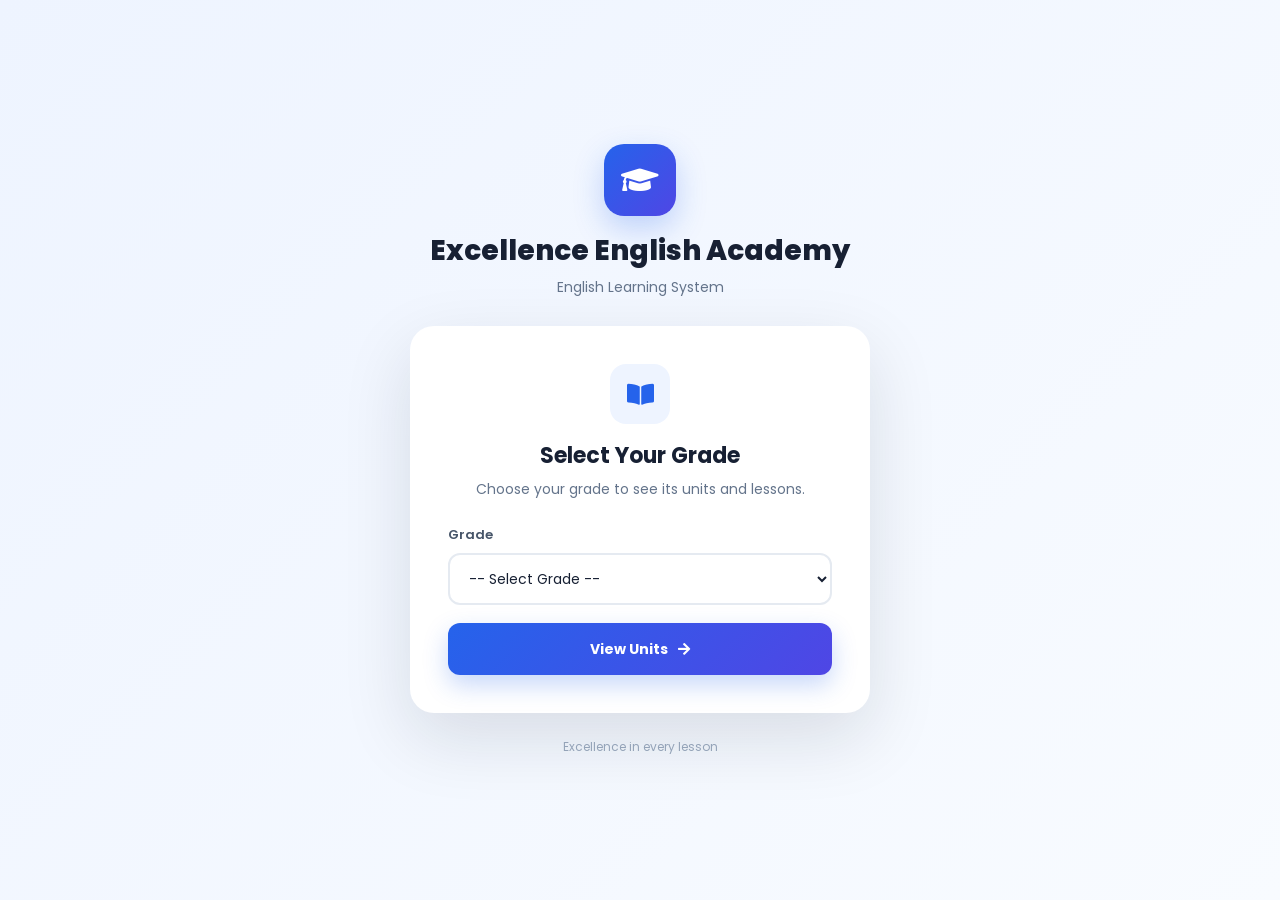
<file: EEA-exam-app/index.html>
<!DOCTYPE html>
<html lang="en">
<head>
<meta charset="UTF-8">
<meta name="viewport" content="width=device-width, initial-scale=1.0">
<meta name="description" content="Excellence English Academy English Learning System">
<title>Excellence English Academy | Lessons &amp; Exams</title>
<link rel="stylesheet" href="style.css">
<link rel="stylesheet" href="https://cdnjs.cloudflare.com/ajax/libs/font-awesome/5.15.3/css/all.min.css">
</head>
<body>

<!-- =====================================================
     GRADE SELECTION PAGE
====================================================== -->
<div class="grade_page" id="gradePage">
    <div class="brand">
        <div class="brand_icon"><i class="fas fa-graduation-cap"></i></div>
        <h1>Excellence English Academy</h1>
        <p>English Learning System</p>
    </div>

    <div class="grade_card">
        <div class="grade_card_icon"><i class="fas fa-book-open"></i></div>
        <h2>Select Your Grade</h2>
        <p class="grade_description">Choose your grade to see its units and lessons.</p>
        <label for="gradeSelect">Grade</label>
        <select id="gradeSelect">
            <option value="">-- Select Grade --</option>
            <option value="1">Grade 1</option>
            <option value="2">Grade 2</option>
            <option value="3">Grade 3</option>
            <option value="4">Grade 4</option>
            <option value="5">Grade 5</option>
            <option value="6">Grade 6</option>
            <option value="7">Grade 7</option>
            <option value="8">Grade 8</option>
            <option value="9">Grade 9</option>
            <option value="10">Grade 10</option>
            <option value="11">Grade 11</option>
        </select>
        <button class="start_grade_btn" id="startGradeExam">
            <span>View Units</span>
            <i class="fas fa-arrow-right"></i>
        </button>
    </div>

    <div class="academy_footer">Excellence in every lesson</div>
</div>

<!-- =====================================================
     UNIT PAGE
====================================================== -->
<div class="grade_page" id="unitPage" style="display:none;">
    <div class="page-header">
        <button class="back_link" id="backToGradesFromUnits"><i class="fas fa-arrow-left"></i> Grades</button>
        <h2 id="unitPageTitle">Grade — Units</h2>
    </div>
    <div class="card_grid" id="unitGrid"></div>
</div>

<!-- =====================================================
     LESSON LIST PAGE
====================================================== -->
<div class="grade_page" id="lessonPage" style="display:none;">
    <div class="page-header">
        <button class="back_link" id="backToUnitsFromLessons"><i class="fas fa-arrow-left"></i> Units</button>
        <h2 id="lessonPageTitle">Unit — Lessons</h2>
    </div>
    <div class="card_grid" id="lessonGrid"></div>
</div>

<!-- =====================================================
     LESSON DETAIL PAGE (VIDEO + START QUIZ)
====================================================== -->
<div class="grade_page" id="lessonDetailPage" style="display:none;">
    <div class="page-header">
        <button class="back_link" id="backToLessonsFromDetail"><i class="fas fa-arrow-left"></i> Lessons</button>
        <h2 id="lessonDetailTitle">Lesson</h2>
    </div>
    <div class="lesson_detail_card">
        <div class="video_wrap">
            <video id="lessonVideo" controls>
                <source src="" type="video/mp4">
                Your browser does not support video.
            </video>
        </div>
        <button class="start_grade_btn" id="startLessonQuiz">
            <span>Take Lesson Quiz</span>
            <i class="fas fa-pen"></i>
        </button>
    </div>
</div>

<!-- =====================================================
     INFORMATION BOX
====================================================== -->
<div class="info_box">
    <div class="info-title"><span>Exam Instructions</span></div>
    <div class="info-list">
        <div class="info"><i class="fas fa-clock"></i> You have <span>15 seconds</span> for each question.</div>
        <div class="info"><i class="fas fa-check-circle"></i> Once you select an answer, you cannot change it.</div>
        <div class="info"><i class="fas fa-ban"></i> You cannot select an answer after the time is over.</div>
        <div class="info"><i class="fas fa-chart-line"></i> Your score is calculated automatically.</div>
        <div class="info"><i class="fas fa-trophy"></i> You need 70% or more to pass.</div>
    </div>
    <div class="buttons">
        <button class="quit">Exit</button>
        <button class="restart" id="continueExam">Continue</button>
    </div>
</div>

<!-- =====================================================
     QUIZ BOX
====================================================== -->
<div class="quiz_box">
    <header>
        <div class="quiz_header_left">
            <div class="title">Excellence English Academy</div>
            <div class="exam_grade" id="examGrade">Grade 1</div>
        </div>
        <div class="timer">
            <div class="time_left_txt">Time</div>
            <div class="timer_sec">15</div>
        </div>
        <div class="time_line"></div>
    </header>
    <section>
        <div class="question_number" id="questionNumber">Question 1</div>
        <div class="que_text"></div>
        <div class="option_list"></div>
    </section>
    <footer>
        <div class="total_que"></div>
        <button class="next_btn">Next <i class="fas fa-arrow-right"></i></button>
    </footer>
</div>

<!-- =====================================================
     RESULT BOX
====================================================== -->
<div class="result_box">
    <div class="result_icon"><i class="fas fa-trophy"></i></div>
    <div class="complete_text">You've completed the quiz!</div>
    <div class="result_grade" id="resultGrade">Grade 1</div>
    <div class="score_text"></div>
    <div class="result_status" id="resultStatus"></div>
    <div class="buttons">
        <button class="restart" id="replayExam"><i class="fas fa-redo"></i> Replay</button>
        <button class="quit" id="backToGrades"><i class="fas fa-arrow-left"></i> Lessons</button>
    </div>
</div>

<!-- =====================================================
     CURRICULUM DATABASE — 11 GRADES x 8 UNITS x 8 LESSONS
====================================================== -->
<script src="js/grade1.js"></script>
<script src="js/grade2.js"></script>
<script src="js/grade3.js"></script>
<script src="js/grade4.js"></script>
<script src="js/grade5.js"></script>
<script src="js/grade6.js"></script>
<script src="js/grade7.js"></script>
<script src="js/grade8.js"></script>
<script src="js/grade9.js"></script>
<script src="js/grade10.js"></script>
<script src="js/grade11.js"></script>

<!-- =====================================================
     MAIN ENGINE
====================================================== -->
<script src="js/script.js"></script>

</body>
</html>
</file>
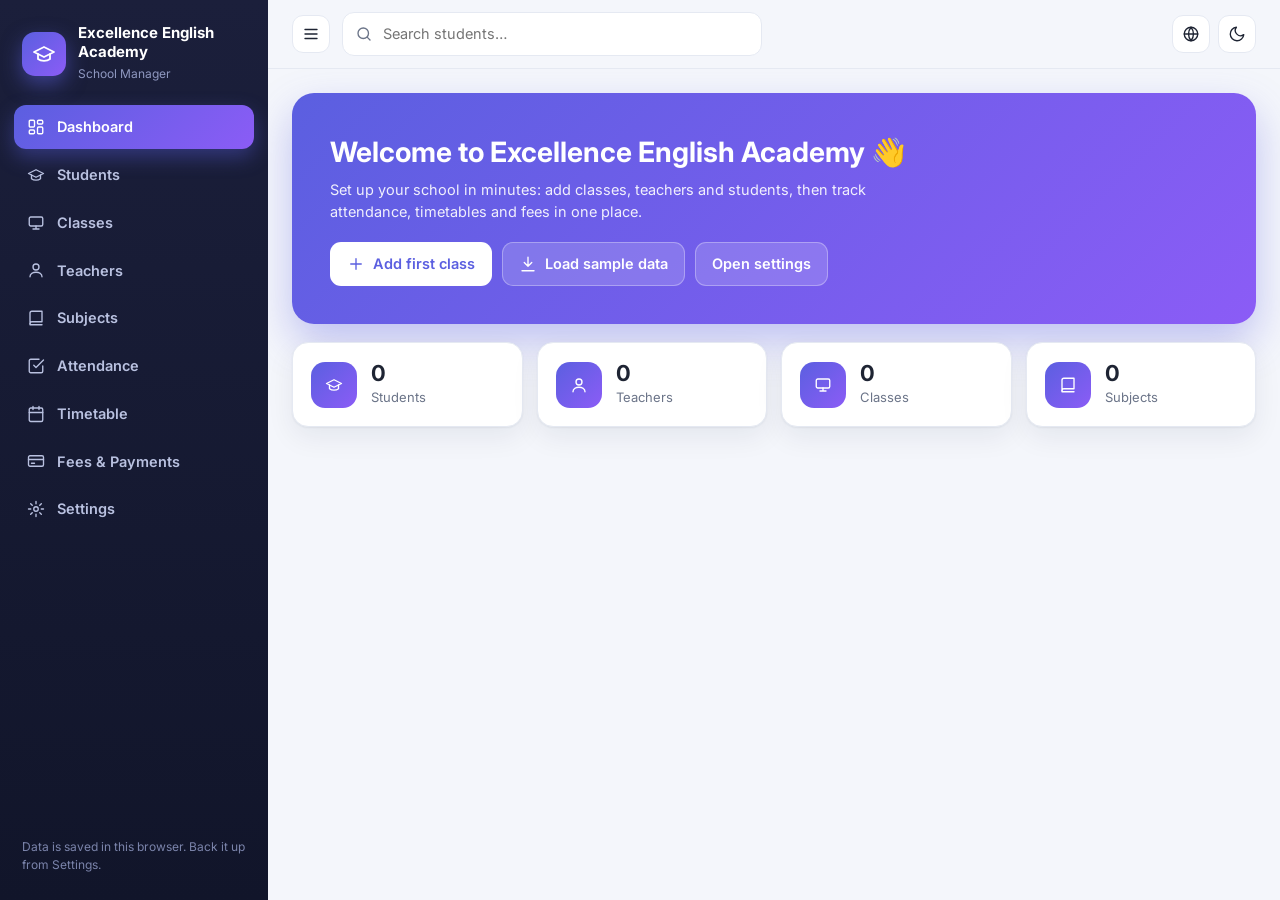
<file: school-manager.html>
<!DOCTYPE html>
<html lang="en" dir="ltr">
<head>
<meta charset="UTF-8">
<meta name="viewport" content="width=device-width, initial-scale=1">
<title>Excellence School Manager</title>
<link rel="preconnect" href="https://fonts.googleapis.com">
<link rel="preconnect" href="https://fonts.gstatic.com" crossorigin>
<link href="https://fonts.googleapis.com/css2?family=Cairo:wght@400;600;700;800&family=Inter:wght@400;500;600;700;800&display=swap" rel="stylesheet">
<style>
:root{
  --bg:#f4f6fb;--topbg:rgba(244,246,251,.88);--card:#fff;--card2:#f8f9fd;--hover:#f3f5fb;
  --ink:#1e2433;--muted:#6b7488;--line:#e5e9f2;
  --brand:#5b5fe0;--brand2:#8b5cf6;--ok:#12a36b;--warn:#d98a06;--bad:#e5484d;
  --shadow:0 1px 2px rgba(20,30,60,.06),0 10px 28px rgba(20,30,60,.07);
  --r:16px;--side:268px;
}
[data-theme=dark]{
  --bg:#0e1320;--topbg:rgba(14,19,32,.88);--card:#171d2d;--card2:#1c2337;--hover:#1e2639;
  --ink:#e8ecf6;--muted:#93a0ba;--line:#273049;
  --shadow:0 1px 2px rgba(0,0,0,.4),0 10px 28px rgba(0,0,0,.28);
}
*{box-sizing:border-box;margin:0;padding:0}
html{-webkit-text-size-adjust:100%}
body{font-family:'Inter','Cairo',system-ui,-apple-system,'Segoe UI',Roboto,sans-serif;background:var(--bg);color:var(--ink);line-height:1.5;font-size:14.5px;-webkit-font-smoothing:antialiased}
[dir=rtl] body{font-family:'Cairo','Inter',system-ui,sans-serif}
body.noscroll{overflow:hidden}
button,input,select,textarea{font:inherit;color:inherit}
a{color:inherit;text-decoration:none}
.ic{width:18px;height:18px;flex:none}
small{color:var(--muted)}
.ms-auto{margin-inline-start:auto}

/* shell */
.shell{display:grid;grid-template-columns:var(--side) minmax(0,1fr);min-height:100vh}
.side{position:sticky;top:0;height:100vh;background:linear-gradient(180deg,#1b1f3b,#11152a);color:#cfd5ee;display:flex;flex-direction:column;padding:18px 14px;gap:16px;overflow:auto}
.brand{display:flex;gap:12px;align-items:center;padding:6px 8px}
.logo{width:44px;height:44px;border-radius:13px;background:linear-gradient(135deg,var(--brand),var(--brand2));display:grid;place-items:center;color:#fff;flex:none;box-shadow:0 8px 20px rgba(91,95,224,.5)}
.logo .ic{width:24px;height:24px}
.brand b{display:block;color:#fff;font-size:15px;line-height:1.25}
.brand small{color:#8f98c0;font-size:12px}
.nav{display:flex;flex-direction:column;gap:4px}
.nav a{display:flex;gap:12px;align-items:center;padding:11px 13px;border-radius:12px;font-weight:600;color:#b9c1e0;transition:.15s}
.nav a:hover{background:rgba(255,255,255,.07);color:#fff}
.nav a.active{background:linear-gradient(135deg,var(--brand),var(--brand2));color:#fff;box-shadow:0 8px 20px rgba(91,95,224,.4)}
.side-foot{margin-top:auto;font-size:12px;color:#7b84ab;padding:8px}
.scrim{display:none;position:fixed;inset:0;background:rgba(5,8,20,.55);z-index:55}
.main{min-width:0;display:flex;flex-direction:column}
.top{position:sticky;top:0;z-index:20;display:flex;gap:12px;align-items:center;padding:12px 24px;background:var(--topbg);backdrop-filter:blur(12px);-webkit-backdrop-filter:blur(12px);border-bottom:1px solid var(--line)}
.menu{display:none}
.gsearch{flex:1;max-width:420px;display:flex;align-items:center;gap:10px;background:var(--card);border:1px solid var(--line);border-radius:12px;padding:0 12px;color:var(--muted)}
.gsearch input{border:0;background:none;outline:0;padding:10px 0;width:100%}
.top-actions{margin-inline-start:auto;display:flex;gap:8px}
.icon-btn{width:38px;height:38px;border-radius:11px;border:1px solid var(--line);background:var(--card);display:inline-grid;place-items:center;cursor:pointer;color:var(--ink);transition:.15s}
.icon-btn:hover{border-color:var(--brand);color:var(--brand)}
.icon-btn.sm{width:32px;height:32px;border-radius:9px}
.icon-btn.bad:hover{border-color:var(--bad);color:var(--bad)}
.icon-btn.ok:hover{border-color:var(--ok);color:var(--ok)}
#view{padding:24px;max-width:1440px;width:100%;margin:0 auto}

/* page head */
.ph{display:flex;justify-content:space-between;gap:14px;align-items:flex-end;flex-wrap:wrap;margin-bottom:20px}
.ph h1{font-size:26px;letter-spacing:-.4px;line-height:1.2}
.ph p{color:var(--muted);margin-top:2px}
.ph .acts{display:flex;gap:8px;flex-wrap:wrap}

/* buttons */
.btn{display:inline-flex;align-items:center;justify-content:center;gap:8px;padding:10px 16px;border-radius:11px;border:1px solid transparent;font-weight:600;cursor:pointer;transition:.15s;white-space:nowrap}
.btn.primary{background:linear-gradient(135deg,var(--brand),var(--brand2));color:#fff;box-shadow:0 6px 16px rgba(91,95,224,.32)}
.btn.primary:hover{transform:translateY(-1px);box-shadow:0 10px 22px rgba(91,95,224,.4)}
.btn.ghost{background:var(--card);border-color:var(--line)}
.btn.ghost:hover{border-color:var(--brand);color:var(--brand)}
.btn.danger{background:var(--bad);color:#fff}
.btn.ok{background:var(--ok);color:#fff}
.btn.small{padding:7px 12px;font-size:13px;border-radius:9px}
.btn:disabled{opacity:.5;cursor:not-allowed}
.link{background:none;border:0;padding:0;cursor:pointer;font-weight:700;text-align:start;color:var(--ink)}
.link:hover{color:var(--brand)}

/* cards */
.card{background:var(--card);border:1px solid var(--line);border-radius:var(--r);box-shadow:var(--shadow);padding:20px;margin-bottom:18px}
.card.flush{padding:0;overflow:auto}
.card h3{font-size:16px;margin-bottom:14px;display:flex;align-items:center;gap:8px}
.card h3 small{font-weight:500}
.filters{display:grid;grid-template-columns:2fr repeat(4,1fr);gap:10px;padding:14px}
.filters.f3{grid-template-columns:2fr 1fr 1fr 1fr auto}
.filters input,.filters select,.fld input,.fld select,.fld textarea,.fld-inline{width:100%;padding:10px 12px;border:1px solid var(--line);border-radius:10px;background:var(--card);outline:0;transition:.15s}
.filters input:focus,.filters select:focus,.fld input:focus,.fld select:focus,.fld textarea:focus{border-color:var(--brand);box-shadow:0 0 0 3px rgba(91,95,224,.15)}
.stats{display:grid;grid-template-columns:repeat(4,minmax(0,1fr));gap:14px;margin-bottom:18px}
.stat{background:var(--card);border:1px solid var(--line);border-radius:var(--r);padding:18px;box-shadow:var(--shadow);display:flex;gap:14px;align-items:center}
.stat .bub{width:46px;height:46px;border-radius:14px;display:grid;place-items:center;color:#fff;flex:none;background:linear-gradient(135deg,var(--brand),var(--brand2))}
.stat .bub.g{background:linear-gradient(135deg,#12a36b,#34d399)}
.stat .bub.o{background:linear-gradient(135deg,#f59e0b,#fb923c)}
.stat .bub.r{background:linear-gradient(135deg,#e5484d,#f472b6)}
.stat .bub.b{background:linear-gradient(135deg,#0ea5e9,#6366f1)}
.stat b{display:block;font-size:22px;line-height:1.15;letter-spacing:-.3px}
.stat span{color:var(--muted);font-size:13px}
.dgrid{display:grid;grid-template-columns:minmax(0,2fr) minmax(0,1fr);gap:18px}
.dgrid>div{min-width:0}
.cards-grid{display:grid;grid-template-columns:repeat(auto-fill,minmax(270px,1fr));gap:16px}
.cls-card{background:var(--card);border:1px solid var(--line);border-radius:var(--r);box-shadow:var(--shadow);padding:20px;display:flex;flex-direction:column;gap:12px;position:relative;overflow:hidden}
.cls-card::before{content:'';position:absolute;inset-inline:0;top:0;height:4px;background:linear-gradient(90deg,var(--brand),var(--brand2))}
.cls-card h4{font-size:18px}
.cls-card .row{display:flex;justify-content:space-between;color:var(--muted);font-size:13px}
.cls-card .row b{color:var(--ink)}
.cls-card .foot{display:flex;gap:6px;margin-top:auto;align-items:center}

/* tables */
.tbl{width:100%;border-collapse:collapse;min-width:640px}
.tbl th{font-size:11.5px;text-transform:uppercase;letter-spacing:.6px;color:var(--muted);text-align:start;padding:13px 14px;background:var(--card2);border-bottom:1px solid var(--line);white-space:nowrap}
.tbl td{padding:12px 14px;border-bottom:1px solid var(--line);vertical-align:middle}
.tbl tr:last-child td{border-bottom:0}
.tbl tbody tr:hover td{background:var(--hover)}
.tbl .num{text-align:end;font-variant-numeric:tabular-nums}
.tbl .acts{display:flex;gap:6px;justify-content:flex-end}
.tbl tfoot td{background:var(--card2);font-weight:700}
.who{display:flex;gap:12px;align-items:center;min-width:0}
.who small{display:block}
.av{width:38px;height:38px;border-radius:50%;object-fit:cover;display:inline-grid;place-items:center;font-weight:700;font-size:13px;color:#fff;background:hsl(var(--h,230) 62% 52%);flex:none}
.av.lg{width:72px;height:72px;font-size:22px}
.av.xl{width:84px;height:84px;font-size:26px}
.av.sm{width:28px;height:28px;font-size:11px}
.chip{display:inline-flex;align-items:center;gap:4px;padding:3px 10px;border-radius:99px;font-size:12px;font-weight:700;white-space:nowrap}
.chip.paid{background:rgba(18,163,107,.14);color:var(--ok)}
.chip.partial{background:rgba(217,138,6,.16);color:var(--warn)}
.chip.unpaid{background:rgba(229,72,77,.14);color:var(--bad)}
.chip.none{background:var(--hover);color:var(--muted)}
.chip.info{background:rgba(91,95,224,.14);color:var(--brand)}
.bar{height:8px;border-radius:99px;background:var(--line);overflow:hidden;min-width:70px}
.bar i{display:block;height:100%;border-radius:99px;background:linear-gradient(90deg,var(--brand),var(--brand2))}
.bar.ok i{background:linear-gradient(90deg,#12a36b,#34d399)}
.feecell{min-width:150px}
.feecell small{display:block;margin-top:4px}

/* charts */
.donut-wrap{display:flex;align-items:center;gap:20px}
.donut{--p:0;width:130px;height:130px;border-radius:50%;background:conic-gradient(var(--brand) calc(var(--p)*1%),var(--line) 0);display:grid;place-items:center;flex:none}
.donut>div{width:98px;height:98px;border-radius:50%;background:var(--card);display:grid;place-items:center;text-align:center;line-height:1.1}
.donut b{font-size:24px;display:block}
.donut small{font-size:11px}
.legend{display:flex;flex-direction:column;gap:8px;font-size:13px}
.legend div{display:flex;justify-content:space-between;gap:14px}
.cols{display:flex;gap:12px;align-items:flex-end;height:190px;padding-top:10px}
.col{flex:1;display:flex;flex-direction:column;align-items:center;justify-content:flex-end;height:100%;gap:6px;min-width:0}
.col .tr{flex:1;width:100%;display:flex;align-items:flex-end;justify-content:center}
.col i{display:block;width:min(46px,70%);border-radius:10px 10px 4px 4px;background:linear-gradient(180deg,var(--brand2),var(--brand));min-height:3px}
.col em{font-style:normal;font-size:11px;color:var(--muted)}
.col small{font-size:12px}
.hbar{display:grid;grid-template-columns:110px 1fr 36px;gap:10px;align-items:center;margin-bottom:10px;font-size:13px}
.hbar span{overflow:hidden;text-overflow:ellipsis;white-space:nowrap}
.hbar b{text-align:end}
.mini-list{display:flex;flex-direction:column}
.mini-list .it{display:flex;gap:12px;align-items:center;padding:10px 0;border-bottom:1px solid var(--line)}
.mini-list .it:last-child{border-bottom:0}
.mini-list .it .grow{flex:1;min-width:0}
.mini-list .it b{display:block;overflow:hidden;text-overflow:ellipsis;white-space:nowrap}
.quick{display:grid;grid-template-columns:repeat(auto-fit,minmax(150px,1fr));gap:10px}

/* empty */
.empty{text-align:center;padding:48px 20px;color:var(--muted)}
.empty .ic{width:46px;height:46px;opacity:.45;margin-bottom:10px}
.empty h3{color:var(--ink);justify-content:center;margin-bottom:6px;font-size:18px}
.empty .acts{display:flex;gap:10px;justify-content:center;margin-top:16px;flex-wrap:wrap}
.hero{background:linear-gradient(135deg,var(--brand),var(--brand2));color:#fff;border-radius:22px;padding:38px;margin-bottom:18px;box-shadow:0 18px 40px rgba(91,95,224,.35)}
.hero h2{font-size:28px;margin-bottom:6px}
.hero p{opacity:.9;max-width:560px}
.hero .acts{display:flex;gap:10px;margin-top:20px;flex-wrap:wrap}
.hero .btn.ghost{background:rgba(255,255,255,.16);border-color:rgba(255,255,255,.3);color:#fff}
.hero .btn.white{background:#fff;color:var(--brand)}

/* forms */
.grid2{display:grid;grid-template-columns:repeat(2,minmax(0,1fr));gap:14px}
.span2{grid-column:1/-1}
.fld{display:flex;flex-direction:column;gap:6px}
.fld>span{font-size:12.5px;font-weight:600;color:var(--muted)}
.req{color:var(--bad)}
.fld textarea{resize:vertical;min-height:70px}
.photo-row{display:flex;gap:16px;align-items:center;margin-bottom:16px}
.photo-row .btns{display:flex;gap:8px;flex-wrap:wrap}
.seg{display:inline-flex;background:var(--card2);border:1px solid var(--line);border-radius:12px;padding:3px;gap:2px}
.seg button{border:0;background:none;padding:8px 16px;border-radius:9px;font-weight:600;cursor:pointer;color:var(--muted)}
.seg button.on{background:var(--card);color:var(--brand);box-shadow:0 1px 4px rgba(0,0,0,.12)}
.bar-row{display:flex;gap:10px;align-items:center;flex-wrap:wrap}
.bar-row select,.bar-row input{padding:9px 12px;border:1px solid var(--line);border-radius:10px;background:var(--card);outline:0}
.month-nav{display:flex;gap:6px;align-items:center}
.month-nav b{min-width:140px;text-align:center}
.set-grid{display:grid;grid-template-columns:repeat(auto-fit,minmax(340px,1fr));gap:18px}
.help{color:var(--muted);font-size:12.5px;margin-top:4px}
.danger-zone{border-color:rgba(229,72,77,.4)}

/* modal */
.overlay{position:fixed;inset:0;background:rgba(8,12,28,.6);backdrop-filter:blur(4px);display:grid;place-items:center;z-index:100;padding:16px;animation:fade .15s}
.overlay.confirm{z-index:200}
.modal{background:var(--card);border-radius:20px;width:100%;max-width:560px;max-height:92vh;display:flex;flex-direction:column;box-shadow:0 30px 80px rgba(0,0,0,.4);animation:pop .18s;border:1px solid var(--line)}
.modal.wide{max-width:780px}
.modal.sm{max-width:420px}
.modal-h{display:flex;justify-content:space-between;align-items:center;padding:18px 22px;border-bottom:1px solid var(--line)}
.modal-h h3{font-size:18px}
.modal form{display:flex;flex-direction:column;min-height:0;flex:1}
.modal-b{padding:22px;overflow:auto;flex:1}
.modal-f{display:flex;justify-content:flex-end;gap:10px;padding:14px 22px;border-top:1px solid var(--line);margin:22px -22px -22px}
.modal.sm .modal-b{padding:24px}
.confirm-msg{font-size:15.5px;line-height:1.6}
@keyframes fade{from{opacity:0}}
@keyframes pop{from{opacity:0;transform:translateY(10px) scale(.98)}}
.toasts{position:fixed;bottom:20px;inset-inline-end:20px;display:flex;flex-direction:column;gap:8px;z-index:300}
.toast{background:#1b1f3b;color:#fff;padding:12px 18px;border-radius:12px;box-shadow:0 10px 30px rgba(0,0,0,.35);border-inline-start:4px solid var(--ok);animation:pop .2s;max-width:340px}
.toast.warn{border-color:var(--warn)}.toast.err{border-color:var(--bad)}
.toast.out{opacity:0;transition:.4s}

/* profile */
.prof-h{display:flex;gap:18px;align-items:center;margin-bottom:18px}
.prof-h h2{font-size:22px}
.kvs{display:grid;grid-template-columns:repeat(auto-fit,minmax(170px,1fr));gap:10px;margin-bottom:18px}
.kv{background:var(--card2);border-radius:12px;padding:10px 14px}
.kv small{display:block;font-size:11.5px;text-transform:uppercase;letter-spacing:.5px}
.kv b{font-weight:600;word-break:break-word}
.fee-box{display:grid;grid-template-columns:repeat(3,1fr);gap:10px;margin-bottom:8px}
.fee-box div{border:1px solid var(--line);border-radius:12px;padding:12px;text-align:center}
.fee-box b{display:block;font-size:18px}
.row-h{display:flex;justify-content:space-between;align-items:center;margin:18px 0 8px}
.pay-sum{display:flex;gap:12px;align-items:center;background:var(--card2);padding:12px 14px;border-radius:12px;margin-bottom:16px}
.pay-sum small{display:block}

/* attendance */
.att-wrap{overflow:auto;max-height:calc(100vh - 260px)}
.att{border-collapse:separate;border-spacing:0;font-size:12px;width:max-content;min-width:100%}
.att th,.att td{border-bottom:1px solid var(--line);border-inline-end:1px solid var(--line);text-align:center;padding:0;height:36px}
.att thead th{position:sticky;top:0;background:var(--card2);z-index:3;font-weight:600}
.att .nm{position:sticky;inset-inline-start:0;background:var(--card);z-index:2;text-align:start;padding:0 12px;min-width:180px;font-weight:600;white-space:nowrap}
.att thead .nm{z-index:4;background:var(--card2)}
.att .d{width:34px;min-width:34px}
.att .dbtn{width:100%;height:100%;border:0;background:none;cursor:pointer;display:flex;flex-direction:column;align-items:center;justify-content:center;line-height:1.15;padding:4px 0}
.att .dbtn:hover{background:rgba(91,95,224,.12)}
.att .dbtn small{font-size:9.5px}
.att .d small{display:block;font-size:9.5px}
.att td.d.p{background:rgba(18,163,107,.15)}
.att .off{background:var(--hover);color:var(--muted)}
.att td.off.p{background:rgba(18,163,107,.15)}
.att th.today{box-shadow:inset 0 -3px 0 var(--brand);color:var(--brand)}
.att input{width:16px;height:16px;accent-color:var(--ok);cursor:pointer}
.att .st{min-width:54px;font-weight:700;padding:0 8px}
.att .sp{color:var(--ok)}.att .sa{color:var(--bad)}.att .spc{color:var(--brand)}
.att tr:hover td{background-color:var(--hover)}
.att tr:hover .nm{background:var(--hover)}

/* timetable */
.tt{table-layout:fixed;min-width:820px;border-collapse:separate;border-spacing:0}
.tt th{background:var(--card2);padding:12px 8px;font-size:12px;text-align:center;border-bottom:1px solid var(--line)}
.tt th.pl{width:110px;font-size:12.5px;color:var(--muted);border-inline-end:1px solid var(--line)}
.tt td{padding:6px;border-bottom:1px solid var(--line);border-inline-end:1px solid var(--line);vertical-align:top}
.tt .tt-s,.tt .tt-t{width:100%;border:1px solid transparent;background:var(--card2);padding:7px 8px;border-radius:8px;outline:0;font-size:13px;margin-bottom:4px}
.tt .tt-s{font-weight:600}
.tt .tt-t{font-size:12px;color:var(--muted)}
.tt .tt-s:focus,.tt .tt-t:focus{border-color:var(--brand);background:var(--card)}
.tt td.conflict{background:rgba(229,72,77,.12)}
.tt td.conflict .tt-t{color:var(--bad);font-weight:700}
.tts td{height:58px;text-align:center;font-size:13px}
.tts td b{display:block}
.tts th.pl{background:var(--card2)}
.note{display:flex;gap:10px;align-items:center;padding:10px 14px;border-radius:12px;background:rgba(91,95,224,.1);color:var(--brand);font-size:13px;margin-bottom:14px}

/* receipt / print */
.receipt{background:#fff;color:#111;border:2px solid #222;border-radius:12px;padding:26px;max-width:640px;margin:0 auto;font-family:'Inter','Cairo',sans-serif}
.rc-h{display:flex;justify-content:space-between;gap:20px;border-bottom:2px solid #222;padding-bottom:14px;margin-bottom:16px}
.rc-h h2{font-size:22px;color:#333}
.rc-h small{color:#555}
.rc-no{text-align:end;font-weight:700}
.receipt table{width:100%;border-collapse:collapse;margin-bottom:16px}
.receipt td{padding:8px 4px;border-bottom:1px dashed #bbb}
.receipt td:first-child{color:#555;width:38%}
.rc-total{display:flex;justify-content:space-between;font-size:20px;font-weight:800;background:#f1f1f1;padding:12px 16px;border-radius:8px;margin-bottom:14px}
.rc-sign{display:flex;justify-content:space-between;margin-top:42px;font-size:12px;color:#555}
.rc-sign span{border-top:1px solid #333;padding-top:6px;min-width:140px;text-align:center}
.print-h{text-align:center;margin-bottom:14px;color:#111}
.print-h h2{font-size:20px}
#printArea{display:none}
@media print{
  body>*:not(#printArea){display:none!important}
  #printArea{display:block!important;color:#000}
  body{background:#fff}
  .tbl th,.tbl td,.att th,.att td{color:#000;border:1px solid #999!important;background:#fff!important}
  .att{font-size:9px}
  .att .nm{position:static}
  .receipt{border-color:#000}
}

/* responsive */
@media (max-width:1100px){
  .stats{grid-template-columns:repeat(2,minmax(0,1fr))}
  .dgrid{grid-template-columns:1fr}
  .filters,.filters.f3{grid-template-columns:1fr 1fr}
  .filters input:first-child{grid-column:1/-1}
}
@media (max-width:980px){
  .shell{grid-template-columns:1fr}
  .side{position:fixed;inset-block:0;inset-inline-start:0;width:280px;z-index:60;transform:translateX(-102%);transition:transform .25s}
  [dir=rtl] .side{transform:translateX(102%)}
  .side.open{transform:none}
  .scrim.show{display:block}
  .menu{display:inline-grid}
  .top{padding:10px 14px}
  #view{padding:16px 14px}
}
@media (max-width:720px){
  .grid2{grid-template-columns:1fr}
  .stats{grid-template-columns:1fr 1fr;gap:10px}
  .stat{padding:14px;flex-direction:column;align-items:flex-start;gap:10px}
  .ph h1{font-size:22px}
  .hero{padding:24px}
  .fee-box{grid-template-columns:1fr}
  .hbar{grid-template-columns:80px 1fr 30px}
  .tbl.stack{min-width:0}
  .tbl.stack thead{display:none}
  .tbl.stack tr{display:block;border-bottom:8px solid var(--bg);padding:6px 4px}
  .tbl.stack td{display:flex;justify-content:space-between;align-items:center;gap:14px;border:0;padding:7px 12px;text-align:end}
  .tbl.stack td::before{content:attr(data-label);color:var(--muted);font-weight:600;font-size:12px;text-align:start;flex:none}
  .tbl.stack td.first{display:block;text-align:start}
  .tbl.stack td.first::before{display:none}
  .tbl.stack td .acts{justify-content:flex-end}
  .tbl.stack tfoot{display:block}
  .tbl.stack tfoot tr{display:flex;flex-wrap:wrap}
  .modal{max-height:96vh;border-radius:18px}
  .att-wrap{max-height:calc(100vh - 300px)}
  .gsearch{max-width:none}
}
@media (max-width:480px){
  .filters,.filters.f3{grid-template-columns:1fr}
}

</style>
</head>
<body>
<div id="app"></div>
<div id="toasts" class="toasts" aria-live="polite"></div>
<div id="printArea"></div>
<script>
/* Excellence School Manager — app logic */
(()=>{
'use strict';
const KEY='sms_v2',PASS=90;
const $=(s,r=document)=>r.querySelector(s),$$=(s,r=document)=>[...r.querySelectorAll(s)];
const esc=s=>String(s??'').replace(/[&<>"']/g,c=>({'&':'&amp;','<':'&lt;','>':'&gt;','"':'&quot;',"'":'&#39;'}[c]));
const uid=()=>Date.now().toString(36)+Math.random().toString(36).slice(2,8);
const sum=(a,f)=>a.reduce((x,y)=>x+(+f(y)||0),0);
const pad=n=>String(n).padStart(2,'0');
const ymd=d=>`${d.getFullYear()}-${pad(d.getMonth()+1)}-${pad(d.getDate())}`;
const today=()=>ymd(new Date());
const DC=['sun','mon','tue','wed','thu','fri','sat'];
const PERIODS=['08:00-08:45','08:45-09:30','09:30-10:15','10:30-11:15','11:15-12:00','12:00-12:45','12:45-13:30'];
const METHODS=['Cash','Bank transfer','Mobile money','Cheque'];
const AR={"A class with this name already exists.":"يوجد فصل بهذا الاسم بالفعل.","A subject with this name already exists.":"توجد مادة بهذا الاسم بالفعل.","Absent":"غائب","Accountant signature":"توقيع المحاسب","Add a class first.":"أضف فصلاً أولاً.","Add class":"إضافة فصل","Add first class":"أضف أول فصل","Add student":"إضافة طالب","Add students or teachers first.":"أضف طلاباً أو معلمين أولاً.","Add subject":"إضافة مادة","Add teacher":"إضافة معلم","Add teachers to see their weekly load.":"أضف معلمين لعرض جداولهم الأسبوعية.","Add the subjects you teach.":"أضف المواد التي تُدرّسها.","Add your first student to start tracking fees and attendance.":"أضف أول طالب لبدء متابعة الرسوم والحضور.","Add your teaching staff to assign classes and timetables.":"أضف الهيئة التدريسية لتعيين الفصول والجداول.","Age":"العمر","All classes":"كل الفصول","All data erased.":"تم مسح كل البيانات.","All payments":"كل المدفوعات","All settled":"الكل مسدّد","Amount":"المبلغ","Amount paid now":"المبلغ المدفوع الآن","Amount received":"المبلغ المستلم","Attendance":"الحضور","Attendance this month":"الحضور هذا الشهر","Attendance today":"حضور اليوم","Automatic":"تلقائي","Backup & restore":"النسخ الاحتياطي والاستعادة","Backup downloaded.":"تم تنزيل النسخة الاحتياطية.","Backup restored.":"تمت استعادة النسخة الاحتياطية.","Balance":"المتبقي","Bank transfer":"تحويل بنكي","By class":"حسب الفصل","By teacher":"حسب المعلم","Cancel":"إلغاء","Cash":"نقداً","Cheque":"شيك","Class":"الفصل","Class name":"اسم الفصل","Class saved.":"تم حفظ الفصل.","Class teacher":"معلم الفصل","Classes":"الفصول","Clear":"مسح","Clear the whole timetable for this class?":"مسح الجدول بالكامل لهذا الفصل؟","Close":"إغلاق","Code":"الرمز","Collected":"المُحصَّل","Collection rate":"نسبة التحصيل","Collections — last 6 months":"التحصيل — آخر 6 أشهر","Continue":"متابعة","Could not read that image.":"تعذّرت قراءة الصورة.","Create a class first, then build its weekly timetable.":"أنشئ فصلاً أولاً ثم ابنِ جدوله الأسبوعي.","Create a class, then add students and a timetable.":"أنشئ فصلاً ثم أضف الطلاب والجدول.","Currency":"العملة","Danger zone":"منطقة الخطر","Dark":"داكن","Dashboard":"لوحة التحكم","Data is saved in this browser. Back it up from Settings.":"البيانات محفوظة في هذا المتصفح. خذ نسخة احتياطية من الإعدادات.","Date":"التاريخ","Delete":"حذف","Delete this class?":"حذف هذا الفصل؟","Delete this payment? The student's balance will increase.":"حذف هذه الدفعة؟ سيزداد المتبقي على الطالب.","Delete this student and all of their payment records?":"حذف هذا الطالب وكل سجلات مدفوعاته؟","Delete this subject?":"حذف هذه المادة؟","Delete this teacher?":"حذف هذا المعلم؟","Download backup":"تنزيل نسخة احتياطية","Edit":"تعديل","Edit class":"تعديل الفصل","Edit student":"تعديل الطالب","Edit subject":"تعديل المادة","Edit teacher":"تعديل المعلم","Email":"البريد الإلكتروني","Erase ALL data permanently? This cannot be undone. Download a backup first!":"مسح جميع البيانات نهائياً؟ لا يمكن التراجع. نزّل نسخة احتياطية أولاً!","Erase all data":"مسح كل البيانات","Erase everything":"مسح كل شيء","Every payment, receipt and outstanding balance.":"كل الدفعات والإيصالات والأرصدة المستحقة.","Everyone is up to date. 🎉":"الجميع مسدّد. 🎉","Example: 08:00-08:45. You can also write names like Break.":"مثال: 08:00-08:45. ويمكنك كتابة أسماء مثل استراحة.","Export CSV":"تصدير CSV","Fee collection":"تحصيل الرسوم","Fees":"الرسوم","Fees & Payments":"الرسوم والمدفوعات","Female":"أنثى","Fill the app with example classes, students, payments and attendance so you can explore it.":"املأ التطبيق ببيانات تجريبية من فصول وطلاب ومدفوعات وحضور لتستكشفه.","From":"من","Full name":"الاسم الكامل","Gender":"الجنس","Grade":"الدرجة","Grade (%) — 90+ passes":"الدرجة (%) — النجاح من 90","Health notes":"ملاحظات صحية","Health notes / illness":"ملاحظات صحية / مرض","Joined on":"تاريخ الالتحاق","Language":"اللغة","Light":"فاتح","Live":"مباشر","Live: No":"مباشر: لا","Live: Yes":"مباشر: نعم","Live: all":"مباشر: الكل","Load sample data":"تحميل بيانات تجريبية","Make the app yours, and keep your data safe.":"خصّص التطبيق واحفظ بياناتك بأمان.","Male":"ذكر","Mark all present today":"تحضير الجميع اليوم","Mark attendance":"تسجيل الحضور","Marked everyone present today.":"تم تحضير الجميع اليوم.","Method":"الطريقة","Mobile money":"محفظة إلكترونية","Monday – Friday":"الإثنين – الجمعة","Monthly payroll":"الرواتب الشهرية","Monthly salary":"الراتب الشهري","Move or delete its students first.":"انقل طلابه أو احذفهم أولاً.","Name":"الاسم","Next month":"الشهر التالي","No":"لا","No classes yet":"لا توجد فصول بعد","No classes yet.":"لا توجد فصول بعد.","No fee":"بلا رسوم","No outstanding balances match your filters.":"لا توجد أرصدة مستحقة مطابقة للتصفية.","No payments found":"لا توجد دفعات","No payments recorded yet.":"لم تُسجَّل دفعات بعد.","No results":"لا نتائج","No students yet":"لا يوجد طلاب بعد","No subjects yet":"لا توجد مواد بعد","No teachers yet":"لا يوجد معلمون بعد","Nobody to show":"لا أحد للعرض","Note":"ملاحظة","Open settings":"فتح الإعدادات","Optional":"اختياري","Outstanding":"المستحق","Outstanding balances":"الأرصدة المستحقة","Paid":"المدفوع","Parent":"ولي الأمر","Parent name":"اسم ولي الأمر","Parent signature":"توقيع ولي الأمر","Partial":"جزئي","Payment deleted.":"تم حذف الدفعة.","Payment history":"سجل المدفوعات","Payment receipt":"إيصال دفع","Payment saved.":"تم حفظ الدفعة.","Payments":"المدفوعات","Payments you record will appear here.":"ستظهر هنا الدفعات التي تسجلها.","Period":"الحصة","Permanently delete everything stored in this browser.":"حذف كل ما هو مخزّن في هذا المتصفح نهائياً.","Phone":"الهاتف","Present":"حاضر","Previous month":"الشهر السابق","Print":"طباعة","Receipt":"إيصال","Received from":"استُلم من","Recent payments":"أحدث المدفوعات","Record payment":"تسجيل دفعة","Remaining balance":"الرصيد المتبقي","Remove photo":"إزالة الصورة","Replace all current data with this backup?":"استبدال كل البيانات الحالية بهذه النسخة؟","Restore":"استعادة","Restore backup":"استعادة نسخة احتياطية","Salary":"الراتب","Sample data":"بيانات تجريبية","Sample data loaded.":"تم تحميل البيانات التجريبية.","Save":"حفظ","Save payment":"حفظ الدفعة","Save settings":"حفظ الإعدادات","School":"المدرسة","School Manager":"إدارة المدرسة","School name":"اسم المدرسة","School week":"أسبوع الدراسة","Search by name, phone or parent…":"ابحث بالاسم أو الهاتف أو ولي الأمر…","Search students…":"ابحث عن طالب…","Search student…":"ابحث عن طالب…","Set up your school in minutes: add classes, teachers and students, then track attendance, timetables and fees in one place.":"جهّز مدرستك في دقائق: أضف الفصول والمعلمين والطلاب ثم تابع الحضور والجداول والرسوم في مكان واحد.","Settings":"الإعدادات","Settings saved.":"تم حفظ الإعدادات.","Sort: Highest balance":"ترتيب: الأعلى متبقياً","Sort: Name A–Z":"ترتيب: الاسم أ–ي","Sort: Newest":"ترتيب: الأحدث","Sort: Top grade":"ترتيب: الأعلى درجة","Status":"الحالة","Storage is full. Export a backup and remove some photos.":"التخزين ممتلئ. صدّر نسخة احتياطية واحذف بعض الصور.","Student":"الطالب","Student deleted.":"تم حذف الطالب.","Student profile":"ملف الطالب","Students":"الطلاب","Students per class":"الطلاب في كل فصل","Subject":"المادة","Subject code":"رمز المادة","Subject name":"اسم المادة","Subject saved.":"تم حفظ المادة.","Subjects":"المواد","Sunday – Thursday":"الأحد – الخميس","Teacher":"المعلم","Teacher is already teaching":"المعلم مشغول بالتدريس في","Teacher saved.":"تم حفظ المعلم.","Teachers":"المعلمون","That file is not a valid backup.":"هذا الملف ليس نسخة احتياطية صالحة.","Theme":"المظهر","This adds example data to your existing data. Continue?":"سيضيف هذا بيانات تجريبية إلى بياناتك الحالية. متابعة؟","This is more than the outstanding balance. Continue?":"المبلغ أكبر من الرصيد المستحق. متابعة؟","Tick the days each person was present.":"ضع علامة على الأيام التي حضرها كل شخص.","Timetable":"الجدول الدراسي","Timetable periods (one per line)":"حصص الجدول (حصة في كل سطر)","To":"إلى","Today":"اليوم","Today is not a school day.":"اليوم ليس يوم دراسة.","Toggle whole column":"تبديل العمود كاملاً","Top outstanding balances":"أعلى الأرصدة المستحقة","Total":"المجموع","Total fee":"إجمالي الرسوم","Total fees":"إجمالي الرسوم","Total paid so far":"إجمالي المدفوع حتى الآن","Try changing your search or filters.":"جرّب تغيير البحث أو التصفية.","Unpaid":"غير مدفوع","Upload photo":"رفع صورة","View":"عرض","Warning: this teacher is double-booked in that period.":"تنبيه: هذا المعلم محجوز في حصتين بنفس الوقت.","Weekly schedule. Changes save automatically.":"الجدول الأسبوعي. تُحفظ التغييرات تلقائياً.","Welcome to":"مرحباً بك في","Yes":"نعم","Your data lives in this browser only. Download a backup regularly and keep it somewhere safe.":"بياناتك موجودة في هذا المتصفح فقط. نزّل نسخة احتياطية بانتظام واحفظها في مكان آمن.","Your previous data was imported.":"تم استيراد بياناتك السابقة.","collected":"محصّل","present":"حاضر","students":"طالب","classes":"فصل","teachers":"معلم","subjects":"مادة","e.g. ENG101":"مثال: ENG101","e.g. Grade 10 – A":"مثال: الصف العاشر – أ","— Gender —":"— الجنس —","— Live —":"— مباشر —","— None —":"— بدون —","— Select class —":"— اختر الفصل —"};

/* ---------- data ---------- */
let migrated=false;
const blank=()=>({v:2,seq:0,settings:{school:'Excellence English Academy',currency:'SDG',lang:'en',theme:'light',week:'sun',periods:[...PERIODS]},classes:[],teachers:[],subjects:[],students:[],attendance:{students:{},teachers:{}},timetable:{}});
function merge(r){
  const d=blank();
  Object.assign(d.settings,r.settings||{});
  if(!Array.isArray(d.settings.periods)||!d.settings.periods.length)d.settings.periods=[...PERIODS];
  const arr=k=>Array.isArray(r[k])?r[k].filter(x=>x&&typeof x==='object'):[];
  const S_=v=>String(v??'');
  d.classes=arr('classes').map(c=>({id:S_(c.id||uid()),name:S_(c.name),teacherId:c.teacherId?S_(c.teacherId):''}));
  d.teachers=arr('teachers').map(x=>({id:S_(x.id||uid()),name:S_(x.name),phone:S_(x.phone),email:S_(x.email),subject:S_(x.subject),salary:+x.salary||0}));
  d.subjects=arr('subjects').map(x=>({id:S_(x.id||uid()),name:S_(x.name),code:S_(x.code)}));
  d.students=arr('students').map(s=>({id:S_(s.id||uid()),name:S_(s.name),classId:S_(s.classId),gender:S_(s.gender),age:s.age?(+s.age||''):'',phone:S_(s.phone),parent:S_(s.parent),grade:+s.grade||0,fee:+s.fee||0,live:S_(s.live),joined:S_(s.joined),health:S_(s.health),photo:/^data:image\//.test(s.photo||'')?s.photo:'',payments:(Array.isArray(s.payments)?s.payments:[]).filter(Boolean).map(p=>({id:S_(p.id||uid()),no:+p.no||0,date:S_(p.date||today()).slice(0,10),amount:+p.amount||0,method:S_(p.method||'Cash'),note:S_(p.note)}))}));
  ['students','teachers'].forEach(k=>{const a=r.attendance&&r.attendance[k];d.attendance[k]=a&&typeof a==='object'?a:{};});
  d.timetable=r.timetable&&typeof r.timetable==='object'?r.timetable:{};
  d.seq=Math.max(+r.seq||0,...d.students.flatMap(s=>s.payments.map(p=>p.no)),0);
  return d;
}
function migrate(){
  try{
    const g=k=>{try{return JSON.parse(localStorage.getItem(k)||'null')}catch{return null}};
    const oc=g('classes'),os=g('students'),ot=g('teachers'),osub=g('subjects'),ott=g('timetable');
    if(![oc,os,ot,osub].some(x=>Array.isArray(x)&&x.length))return null;
    const d=blank(),cmap={};
    (oc||[]).forEach(c=>{const id=uid();cmap[c.name]=id;d.classes.push({id,name:String(c.name||''),teacherId:c.teacherId?String(c.teacherId):''});});
    (ot||[]).forEach(x=>d.teachers.push({id:String(x.id||uid()),name:x.name||'',phone:x.phone||'',email:x.email||'',subject:x.subject||'',salary:+x.salary||0}));
    (osub||[]).forEach(x=>d.subjects.push({id:uid(),name:x.name||'',code:x.code||''}));
    (os||[]).filter(s=>!s.deleted).forEach(s=>{
      let cid=cmap[s.class];
      if(!cid){cid=uid();cmap[s.class]=cid;d.classes.push({id:cid,name:String(s.class||'Class'),teacherId:''});}
      const pays=(s.paymentHistory||[]).map(p=>({id:uid(),no:++d.seq,date:String(p.date||'').slice(0,10)||today(),amount:+p.amount||0,method:'Cash',note:p.comment||''}));
      const diff=(+s.paid||0)-sum(pays,p=>p.amount);
      if(diff>0)pays.unshift({id:uid(),no:++d.seq,date:s.date||today(),amount:diff,method:'Cash',note:'Opening balance'});
      d.students.push({id:String(s.id||uid()),name:s.name||'',classId:cid,gender:s.gender||'',age:s.age||'',phone:s.phone||'',parent:s.parentName||'',grade:+s.grade||0,fee:+s.fee||0,live:s.live||'',joined:s.date||'',health:s.illness||'',photo:(s.photo&&/^data:image\//.test(s.photo))?s.photo:'',payments:pays});
    });
    if(ott&&typeof ott==='object'){
      const names={monday:'mon',tuesday:'tue',wednesday:'wed',thursday:'thu',friday:'fri'};const per=new Set();
      Object.keys(ott).forEach(k=>{
        const cn=k.replace(/^tt_/,''),cid=cmap[cn];if(!cid)return;
        d.timetable[cid]={};
        Object.entries(ott[k]||{}).forEach(([ck,v])=>{
          const i=ck.indexOf('-'),day=names[ck.slice(0,i).toLowerCase()],p=ck.slice(i+1);
          if(day&&v){per.add(p);d.timetable[cid][`${day}|${p}`]={s:String(v),t:''};}
        });
      });
      if(per.size){d.settings.periods=[...per];d.settings.week='mon';}
    }
    migrated=true;return d;
  }catch(e){return null}
}
function load(){
  try{const r=JSON.parse(localStorage.getItem(KEY));if(r&&r.v===2)return merge(r);}catch{}
  const m=migrate();if(m){try{localStorage.setItem(KEY,JSON.stringify(m))}catch{}return m}
  return blank();
}
let db=load();
function save(){try{localStorage.setItem(KEY,JSON.stringify(db))}catch(e){toast(t('Storage is full. Export a backup and remove some photos.'),'err')}}

/* ---------- i18n & formatting ---------- */
const L=()=>db.settings.lang;
const t=s=>(L()==='ar'&&AR[s])||s;
const loc=()=>L()==='ar'?'ar-u-nu-latn':'en-GB';
const num=n=>(+n||0).toLocaleString('en-US',{maximumFractionDigits:2});
const money=n=>num(n)+' '+esc(db.settings.currency);
const short=n=>n>=1e6?(n/1e6).toFixed(1)+'M':n>=1e3?(n/1e3).toFixed(n>=1e4?0:1)+'K':String(Math.round(n));
const fmtDate=s=>{if(!s)return '—';const d=new Date(String(s).length<=10?s+'T00:00:00':s);return isNaN(d)?'—':d.toLocaleDateString(loc(),{day:'numeric',month:'short',year:'numeric'})};
const monthName=(y,m,f='long')=>new Date(y,m,1).toLocaleDateString(loc(),{month:f});
const dayName=c=>new Date(2023,0,1+DC.indexOf(c)).toLocaleDateString(loc(),{weekday:'long'});
const wdShort=d=>d.toLocaleDateString(loc(),{weekday:'narrow'});
const weekDays=()=>db.settings.week==='mon'?[1,2,3,4,5]:[0,1,2,3,4];
const ttDays=()=>weekDays().map(i=>DC[i]);

/* ---------- icons ---------- */
const ICON={
dashboard:'<rect x="3" y="3" width="7" height="9" rx="1.5"/><rect x="14" y="3" width="7" height="5" rx="1.5"/><rect x="14" y="12" width="7" height="9" rx="1.5"/><rect x="3" y="16" width="7" height="5" rx="1.5"/>',
students:'<path d="M22 10 12 5 2 10l10 5 10-5z"/><path d="M6 12v5c3 2.4 9 2.4 12 0v-5"/>',
classes:'<rect x="3" y="4" width="18" height="12" rx="2"/><path d="M8 20h8M12 16v4"/>',
teachers:'<circle cx="12" cy="8" r="4"/><path d="M4 21c0-4 4-6 8-6s8 2 8 6"/>',
subjects:'<path d="M4 19.5A2.5 2.5 0 0 1 6.5 17H20V3H6.5A2.5 2.5 0 0 0 4 5.5z"/><path d="M4 19.5V21h16"/>',
attendance:'<path d="M9 11l3 3L22 4"/><path d="M21 12v7a2 2 0 0 1-2 2H5a2 2 0 0 1-2-2V5a2 2 0 0 1 2-2h11"/>',
timetable:'<rect x="3" y="4" width="18" height="18" rx="2"/><path d="M16 2v4M8 2v4M3 10h18"/>',
fees:'<rect x="2" y="5" width="20" height="14" rx="2"/><path d="M2 10h20M6 15h4"/>',
settings:'<circle cx="12" cy="12" r="3"/><path d="M12 2v3M12 19v3M2 12h3M19 12h3M4.9 4.9l2.1 2.1M17 17l2.1 2.1M4.9 19.1 7 17M17 7l2.1-2.1"/>',
menu:'<path d="M4 6h16M4 12h16M4 18h16"/>',
search:'<circle cx="11" cy="11" r="7"/><path d="m20 20-3.5-3.5"/>',
plus:'<path d="M12 5v14M5 12h14"/>',
edit:'<path d="M12 20h9"/><path d="M16.5 3.5a2.1 2.1 0 0 1 3 3L7 19l-4 1 1-4z"/>',
trash:'<path d="M3 6h18M8 6V4h8v2M19 6l-1 14H6L5 6M10 11v6M14 11v6"/>',
wallet:'<path d="M20 7H5a2 2 0 0 1 0-4h13v4"/><path d="M3 5v14a2 2 0 0 0 2 2h15V7"/><circle cx="16" cy="14" r="1.2"/>',
print:'<path d="M6 9V3h12v6M6 18H4v-7h16v7h-2"/><rect x="6" y="14" width="12" height="7"/>',
download:'<path d="M12 3v12M7 10l5 5 5-5M4 21h16"/>',
upload:'<path d="M12 15V3M7 8l5-5 5 5M4 21h16"/>',
x:'<path d="M18 6 6 18M6 6l12 12"/>',
sun:'<circle cx="12" cy="12" r="4"/><path d="M12 2v2M12 20v2M2 12h2M20 12h2M4.9 4.9l1.4 1.4M17.7 17.7l1.4 1.4M4.9 19.1l1.4-1.4M17.7 6.3l1.4-1.4"/>',
moon:'<path d="M21 12.8A9 9 0 1 1 11.2 3a7 7 0 0 0 9.8 9.8z"/>',
globe:'<circle cx="12" cy="12" r="9"/><path d="M3 12h18M12 3a14 14 0 0 1 0 18M12 3a14 14 0 0 0 0 18"/>',
eye:'<path d="M2 12s4-7 10-7 10 7 10 7-4 7-10 7S2 12 2 12z"/><circle cx="12" cy="12" r="3"/>',
receipt:'<path d="M5 3h14v18l-3-2-2 2-2-2-2 2-2-2-3 2z"/><path d="M9 8h6M9 12h6"/>',
alert:'<path d="M12 3 2 20h20z"/><path d="M12 10v5M12 18h.01"/>',
check:'<path d="M5 12l5 5 9-10"/>',
};
const ic=(n,c='')=>`<svg class="ic ${c}" viewBox="0 0 24 24" fill="none" stroke="currentColor" stroke-width="1.8" stroke-linecap="round" stroke-linejoin="round" aria-hidden="true">${ICON[n]||''}</svg>`;

/* ---------- small helpers ---------- */
const NAV=[['dashboard','Dashboard'],['students','Students'],['classes','Classes'],['teachers','Teachers'],['subjects','Subjects'],['attendance','Attendance'],['timetable','Timetable'],['fees','Fees & Payments'],['settings','Settings']];
const clsName=id=>(db.classes.find(c=>c.id===id)||{}).name||'—';
const teacherName=id=>(db.teachers.find(c=>c.id===id)||{}).name||'—';
const hue=s=>[...String(s)].reduce((a,c)=>a+c.charCodeAt(0),0)%360;
const initials=n=>String(n).trim().split(/\s+/).slice(0,2).map(w=>w[0]||'').join('').toUpperCase();
const avatar=(s,sz='')=>s.photo?`<img class="av ${sz}" src="${esc(s.photo)}" alt="">`:`<span class="av ${sz}" style="--h:${hue(s.name)}">${esc(initials(s.name))}</span>`;
const paidOf=s=>sum(s.payments,p=>p.amount);
const balOf=s=>Math.max(0,(+s.fee||0)-paidOf(s));
const statusOf=s=>{const f=+s.fee||0,p=paidOf(s);return f<=0?'none':p>=f?'paid':p>0?'partial':'unpaid'};
const STL={paid:'Paid',partial:'Partial',unpaid:'Unpaid',none:'No fee'};
const chip=st=>`<span class="chip ${st}">${t(STL[st])}</span>`;
const pct=(a,b)=>b>0?Math.min(100,Math.round(a/b*100)):0;
const head=(title,sub,acts='')=>`<div class="ph"><div><h1>${t(title)}</h1><p>${sub||''}</p></div><div class="acts">${acts}</div></div>`;
const btn=(act,label,o={})=>`<button type="button" class="btn ${o.c||'primary'} ${o.s?'small':''}" data-act="${act}" ${o.id!=null?`data-id="${esc(o.id)}"`:''} ${o.v!=null?`data-v="${esc(o.v)}"`:''}>${o.i?ic(o.i):''}${label?t(label):''}</button>`;
const ib=(act,icon,title,id,cls='',v)=>`<button type="button" class="icon-btn sm ${cls}" data-act="${act}" ${id!=null?`data-id="${esc(id)}"`:''} ${v!=null?`data-v="${esc(v)}"`:''} title="${esc(t(title))}" aria-label="${esc(t(title))}">${ic(icon)}</button>`;
const empty=(icon,title,text,acts='')=>`<div class="empty">${ic(icon)}<h3>${t(title)}</h3><p>${t(text)}</p>${acts?`<div class="acts">${acts}</div>`:''}</div>`;
const f=(label,name,val='',o={})=>`<label class="fld ${o.span?'span2':''}"><span>${t(label)}${o.req?' <b class="req">*</b>':''}</span>${o.area?`<textarea name="${name}" rows="2">${esc(val)}</textarea>`:`<input name="${name}" type="${o.type||'text'}" value="${esc(val)}" ${o.req?'required':''} ${o.ph?`placeholder="${esc(t(o.ph))}"`:''} ${o.attrs||''} ${o.focus?'autofocus':''}>`}</label>`;
const sl=(label,name,opts,val='',o={})=>`<label class="fld ${o.span?'span2':''}"><span>${t(label)}${o.req?' <b class="req">*</b>':''}</span><select name="${name}" ${o.req?'required':''}>${opts.map(([v,l])=>`<option value="${esc(v)}" ${String(v)===String(val)?'selected':''}>${esc(l)}</option>`).join('')}</select></label>`;
const opt=(v,l)=>`<option value="${esc(v)}">${esc(l)}</option>`;
const sortName=(a,b)=>String(a.name).localeCompare(String(b.name),L()==='ar'?'ar':'en');

/* ---------- UI state ---------- */
const now0=new Date();
const S={sf:{q:'',cls:'',pay:'',live:'',sort:'name'},ff:{q:'',cls:'',from:'',to:''},feeTab:'pay',att:{type:'students',cls:'',y:now0.getFullYear(),m:now0.getMonth()},tt:{mode:'class',cls:'',teacher:''}};
const curPage=()=>{const p=location.hash.slice(1);return VIEWS[p]?p:'dashboard'};

/* ---------- modal / toast / print ---------- */
function modal({title,html,wide,foot=true,onSubmit,submit,onMount}){
  closeModal();
  const el=document.createElement('div');el.className='overlay';
  el.innerHTML=`<div class="modal ${wide?'wide':''}" role="dialog" aria-modal="true"><div class="modal-h"><h3>${esc(title)}</h3><button type="button" class="icon-btn sm" data-close aria-label="Close">${ic('x')}</button></div><form class="modal-b">${html}${foot?`<div class="modal-f"><button type="button" class="btn ghost" data-close>${t('Cancel')}</button><button class="btn primary">${submit||t('Save')}</button></div>`:''}</form></div>`;
  document.body.appendChild(el);document.body.classList.add('noscroll');
  const form=$('form',el);
  form.addEventListener('submit',async e=>{e.preventDefault();if(!onSubmit)return;const d=Object.fromEntries(new FormData(form));const ok=await onSubmit(d,form);if(ok!==false)closeModal();});
  el.addEventListener('mousedown',e=>{if(e.target===el)closeModal()});
  if(onMount)onMount(el,form);
  const first=form.querySelector('[autofocus]')||form.querySelector('input:not([type=hidden]):not([type=file]),select');
  if(first&&foot)first.focus();
  return el;
}
function closeModal(){$$('.overlay:not(.confirm)').forEach(x=>x.remove());if(!$('.overlay'))document.body.classList.remove('noscroll');}
function confirmBox(msg,o={}){
  return new Promise(res=>{
    const el=document.createElement('div');el.className='overlay confirm';
    el.innerHTML=`<div class="modal sm"><div class="modal-b"><p class="confirm-msg">${esc(msg)}</p><div class="modal-f"><button type="button" class="btn ghost" data-v="0">${t('Cancel')}</button><button type="button" class="btn ${o.danger===false?'primary':'danger'}" data-v="1">${esc(o.ok||t('Delete'))}</button></div></div></div>`;
    document.body.appendChild(el);document.body.classList.add('noscroll');
    el.addEventListener('click',e=>{const v=e.target.closest('[data-v]');if(v||e.target===el){el.remove();if(!$('.overlay'))document.body.classList.remove('noscroll');res(!!v&&v.dataset.v==='1');}});
  });
}
function toast(msg,type='ok'){
  const w=$('#toasts');if(!w)return;
  const el=document.createElement('div');el.className='toast '+(type==='ok'?'':type);el.textContent=msg;w.appendChild(el);
  setTimeout(()=>el.classList.add('out'),2800);setTimeout(()=>el.remove(),3300);
}
function printHTML(html){$('#printArea').innerHTML=html;setTimeout(()=>window.print(),60);}
window.addEventListener('afterprint',()=>{const p=$('#printArea');if(p)p.innerHTML=''});
function download(blob,name){const a=document.createElement('a');a.href=URL.createObjectURL(blob);a.download=name;document.body.appendChild(a);a.click();a.remove();setTimeout(()=>URL.revokeObjectURL(a.href),1500);}
function csv(rows,name){
  const cell=c=>{let v=c==null?'':c;if(typeof v==='string'&&/^[=+\-@]/.test(v))v="'"+v;return `"${String(v).replace(/"/g,'""')}"`};
  download(new Blob(['\ufeff'+rows.map(r=>r.map(cell).join(',')).join('\r\n')],{type:'text/csv;charset=utf-8'}),name);
}
function resizeImg(file,size){
  return new Promise((res,rej)=>{
    const img=new Image(),url=URL.createObjectURL(file);
    img.onload=()=>{const c=document.createElement('canvas');c.width=c.height=size;const x=c.getContext('2d');const m=Math.min(img.width,img.height);x.drawImage(img,(img.width-m)/2,(img.height-m)/2,m,m,0,0,size,size);URL.revokeObjectURL(url);res(c.toDataURL('image/jpeg',.78));};
    img.onerror=rej;img.src=url;
  });
}
const school=()=>esc(db.settings.school);

/* ---------- shell ---------- */
function applyUI(){
  const s=db.settings,r=document.documentElement;
  r.lang=s.lang;r.dir=s.lang==='ar'?'rtl':'ltr';
  let th=s.theme;if(th==='auto')th=matchMedia('(prefers-color-scheme: dark)').matches?'dark':'light';
  r.dataset.theme=th;document.title=`${s.school} — ${t('School Manager')}`;
}
function buildShell(){
  $('#app').innerHTML=`<div class="shell">
  <aside class="side" id="side"><div class="brand"><div class="logo">${ic('students')}</div><div><b>${school()}</b><small>${t('School Manager')}</small></div></div>
  <nav class="nav">${NAV.map(([id,l])=>`<a href="#${id}" data-p="${id}">${ic(id)}<span>${t(l)}</span></a>`).join('')}</nav>
  <div class="side-foot">${t('Data is saved in this browser. Back it up from Settings.')}</div></aside>
  <div class="scrim" data-act="menu"></div>
  <div class="main"><header class="top"><button type="button" class="icon-btn menu" data-act="menu" aria-label="Menu">${ic('menu')}</button>
  <div class="gsearch">${ic('search')}<input id="gs" type="search" placeholder="${esc(t('Search students…'))}" value="${esc(S.sf.q)}"></div>
  <div class="top-actions"><button type="button" class="icon-btn" data-act="lang" title="${esc(t('Language'))}">${ic('globe')}</button><button type="button" class="icon-btn" data-act="theme" title="${esc(t('Theme'))}">${ic(document.documentElement.dataset.theme==='dark'?'sun':'moon')}</button></div></header>
  <main id="view"></main></div></div>`;
}
const VIEWS={};
function render(reset=true){
  const p=curPage();
  $$('.nav a').forEach(a=>a.classList.toggle('active',a.dataset.p===p));
  VIEWS[p]();
  if(reset)window.scrollTo(0,0);
  closeDrawer();
}
function closeDrawer(){$('#side')?.classList.remove('open');$('.scrim')?.classList.remove('show');}
const go=p=>{if(location.hash==='#'+p)render();else location.hash=p;};

/* ---------- DASHBOARD ---------- */
VIEWS.dashboard=function(){
  const st=db.students,fee=sum(st,s=>s.fee),paid=sum(st,paidOf),out=sum(st,balOf),rate=fee?pct(paid,fee):0;
  if(!db.classes.length&&!st.length&&!db.teachers.length){
    $('#view').innerHTML=`<div class="hero"><h2>${t('Welcome to')} ${school()} 👋</h2><p>${t('Set up your school in minutes: add classes, teachers and students, then track attendance, timetables and fees in one place.')}</p><div class="acts">${btn('add-class','Add first class',{c:'white',i:'plus'})}${btn('sample','Load sample data',{c:'ghost',i:'download'})}${btn('goto','Open settings',{c:'ghost',v:'settings'})}</div></div>
    <div class="stats">${['students','teachers','classes','subjects'].map(k=>`<div class="stat"><div class="bub">${ic(k)}</div><div><b>0</b><span>${t(k[0].toUpperCase()+k.slice(1))}</span></div></div>`).join('')}</div>`;
    return;
  }
  const td=today(),isWork=weekDays().includes(new Date().getDay());
  const presentToday=st.filter(s=>(db.attendance.students[s.id]||{})[td]).length;
  const nw=new Date(),months=[];
  for(let i=5;i>=0;i--){const d=new Date(nw.getFullYear(),nw.getMonth()-i,1),k=`${d.getFullYear()}-${pad(d.getMonth()+1)}`;months.push({l:monthName(d.getFullYear(),d.getMonth(),'short'),v:sum(st.flatMap(s=>s.payments.filter(p=>p.date.startsWith(k))),p=>p.amount)});}
  const mx=Math.max(...months.map(m=>m.v),1);
  const byClass=db.classes.map(c=>({n:c.name,v:st.filter(s=>s.classId===c.id).length}));const cm=Math.max(...byClass.map(c=>c.v),1);
  const debtors=[...st].filter(s=>balOf(s)>0).sort((a,b)=>balOf(b)-balOf(a)).slice(0,5);
  const recent=allPays().sort((a,b)=>b.date.localeCompare(a.date)||b.no-a.no).slice(0,6);
  $('#view').innerHTML=`${head('Dashboard',new Date().toLocaleDateString(loc(),{weekday:'long',day:'numeric',month:'long',year:'numeric'}),btn('add-student','Add student',{i:'plus'}))}
  <div class="stats">
   <div class="stat"><div class="bub">${ic('students')}</div><div><b>${num(st.length)}</b><span>${t('Students')}</span></div></div>
   <div class="stat"><div class="bub b">${ic('teachers')}</div><div><b>${num(db.teachers.length)}</b><span>${t('Teachers')}</span></div></div>
   <div class="stat"><div class="bub o">${ic('classes')}</div><div><b>${num(db.classes.length)}</b><span>${t('Classes')}</span></div></div>
   <div class="stat"><div class="bub g">${ic('subjects')}</div><div><b>${num(db.subjects.length)}</b><span>${t('Subjects')}</span></div></div>
  </div>
  <div class="stats">
   <div class="stat"><div class="bub">${ic('fees')}</div><div><b>${money(fee)}</b><span>${t('Total fees')}</span></div></div>
   <div class="stat"><div class="bub g">${ic('wallet')}</div><div><b>${money(paid)}</b><span>${t('Collected')}</span></div></div>
   <div class="stat"><div class="bub r">${ic('alert')}</div><div><b>${money(out)}</b><span>${t('Outstanding')}</span></div></div>
   <div class="stat"><div class="bub o">${ic('teachers')}</div><div><b>${money(sum(db.teachers,x=>x.salary))}</b><span>${t('Monthly payroll')}</span></div></div>
  </div>
  <div class="dgrid"><div>
    <div class="card"><h3>${t('Collections — last 6 months')}</h3><div class="cols">${months.map(m=>`<div class="col"><em>${m.v?short(m.v):''}</em><div class="tr"><i style="height:${Math.max(2,m.v/mx*100)}%"></i></div><small>${esc(m.l)}</small></div>`).join('')}</div></div>
    <div class="card"><h3>${t('Students per class')}</h3>${byClass.length?byClass.map(c=>`<div class="hbar"><span title="${esc(c.n)}">${esc(c.n)}</span><div class="bar"><i style="width:${c.v/cm*100}%"></i></div><b>${c.v}</b></div>`).join(''):`<p class="help">${t('No classes yet.')}</p>`}</div>
    <div class="card flush"><div style="padding:20px 20px 0"><h3>${t('Recent payments')}</h3></div>${recent.length?`<table class="tbl stack"><thead><tr><th>${t('Student')}</th><th>${t('Date')}</th><th class="num">${t('Amount')}</th><th></th></tr></thead><tbody>${recent.map(p=>`<tr><td class="first"><div class="who">${avatar(p.s,'sm')}<b>${esc(p.s.name)}</b></div></td><td data-label="${t('Date')}">${fmtDate(p.date)}</td><td data-label="${t('Amount')}" class="num"><b>${money(p.amount)}</b></td><td><div class="acts">${ib('receipt','receipt','Receipt',p.s.id,'',p.id)}</div></td></tr>`).join('')}</tbody></table>`:`<p class="help" style="padding:0 20px 20px">${t('No payments recorded yet.')}</p>`}</div>
  </div><div>
    <div class="card"><h3>${t('Fee collection')}</h3><div class="donut-wrap"><div class="donut" style="--p:${rate}"><div><span><b>${rate}%</b><small>${t('collected')}</small></span></div></div><div class="legend"><div><span>${t('Collected')}</span><b>${short(paid)}</b></div><div><span>${t('Outstanding')}</span><b>${short(out)}</b></div></div></div></div>
    <div class="card"><h3>${t('Attendance today')}</h3>${isWork?`<div class="stat" style="border:0;box-shadow:none;padding:0"><div class="bub g">${ic('attendance')}</div><div><b>${presentToday} / ${st.length}</b><span>${st.length?pct(presentToday,st.length):0}% ${t('present')}</span></div></div><div style="margin-top:14px">${btn('goto','Mark attendance',{c:'ghost',s:1,v:'attendance'})}</div>`:`<p class="help">${t('Today is not a school day.')}</p>`}</div>
    <div class="card"><h3>${t('Top outstanding balances')}</h3>${debtors.length?`<div class="mini-list">${debtors.map(s=>`<div class="it">${avatar(s,'sm')}<div class="grow"><b>${esc(s.name)}</b><small>${esc(clsName(s.classId))}</small></div><b style="color:var(--bad)">${money(balOf(s))}</b>${ib('pay-student','wallet','Record payment',s.id,'ok')}</div>`).join('')}</div>`:`<p class="help">${t('Everyone is up to date. 🎉')}</p>`}</div>
  </div></div>`;
};

/* ---------- STUDENTS ---------- */
const allPays=()=>db.students.flatMap(s=>s.payments.map(p=>({...p,s})));
VIEWS.students=function(){
  const q=S.sf;
  $('#view').innerHTML=`${head('Students',`${db.students.length} ${t('students')}`,`${btn('stu-export','Export CSV',{c:'ghost',i:'download'})}${btn('add-student','Add student',{i:'plus'})}`)}
  <div class="card filters">
   <input type="search" data-f="sf.q" value="${esc(q.q)}" placeholder="${esc(t('Search by name, phone or parent…'))}">
   <select data-f="sf.cls"><option value="">${t('All classes')}</option>${db.classes.map(c=>`<option value="${esc(c.id)}" ${q.cls===c.id?'selected':''}>${esc(c.name)}</option>`).join('')}</select>
   <select data-f="sf.pay"><option value="">${t('All payments')}</option>${['paid','partial','unpaid'].map(k=>`<option value="${k}" ${q.pay===k?'selected':''}>${t(STL[k])}</option>`).join('')}</select>
   <select data-f="sf.live"><option value="">${t('Live: all')}</option><option value="Yes" ${q.live==='Yes'?'selected':''}>${t('Live: Yes')}</option><option value="No" ${q.live==='No'?'selected':''}>${t('Live: No')}</option></select>
   <select data-f="sf.sort">${[['name','Sort: Name A–Z'],['new','Sort: Newest'],['bal','Sort: Highest balance'],['grade','Sort: Top grade']].map(([v,l])=>`<option value="${v}" ${q.sort===v?'selected':''}>${t(l)}</option>`).join('')}</select>
  </div><div class="card flush" id="stuList"></div>`;
  listStudents();
};
function filteredStudents(){
  const q=S.sf,qq=q.q.trim().toLowerCase();
  let a=db.students.filter(s=>(!qq||`${s.name} ${s.phone} ${s.parent}`.toLowerCase().includes(qq))&&(!q.cls||s.classId===q.cls)&&(!q.pay||statusOf(s)===q.pay)&&(!q.live||s.live===q.live));
  if(q.sort==='name')a.sort(sortName);
  else if(q.sort==='new')a.sort((x,y)=>String(y.joined).localeCompare(String(x.joined)));
  else if(q.sort==='bal')a.sort((x,y)=>balOf(y)-balOf(x));
  else a.sort((x,y)=>y.grade-x.grade);
  return a;
}
function listStudents(){
  const el=$('#stuList');if(!el)return;
  const a=filteredStudents();
  if(!db.students.length){el.innerHTML=empty('students','No students yet','Add your first student to start tracking fees and attendance.',btn('add-student','Add student',{i:'plus'}));return;}
  if(!a.length){el.innerHTML=empty('search','No results','Try changing your search or filters.');return;}
  el.innerHTML=`<table class="tbl stack"><thead><tr><th>#</th><th>${t('Student')}</th><th>${t('Class')}</th><th>${t('Phone')}</th><th>${t('Grade')}</th><th>${t('Fees')}</th><th>${t('Status')}</th><th>${t('Live')}</th><th></th></tr></thead><tbody>${a.map((s,i)=>{const p=paidOf(s),st=statusOf(s);return `<tr>
   <td data-label="#">${i+1}</td>
   <td class="first"><div class="who">${avatar(s)}<div><button type="button" class="link" data-act="view-student" data-id="${esc(s.id)}">${esc(s.name)}</button><small>${esc(s.parent||'')}</small></div></div></td>
   <td data-label="${t('Class')}">${esc(clsName(s.classId))}</td>
   <td data-label="${t('Phone')}">${esc(s.phone||'—')}</td>
   <td data-label="${t('Grade')}">${s.grade?`<span class="chip ${s.grade>=PASS?'paid':'partial'}">${s.grade>=PASS?'✓ ':''}${s.grade}%</span>`:'—'}</td>
   <td data-label="${t('Fees')}" class="feecell"><div class="bar ${st==='paid'?'ok':''}"><i style="width:${pct(p,s.fee)}%"></i></div><small>${num(p)} / ${num(s.fee)}</small></td>
   <td data-label="${t('Status')}">${chip(st)}</td>
   <td data-label="${t('Live')}">${s.live?`<span class="chip ${s.live==='Yes'?'info':'none'}">${t(s.live)}</span>`:'—'}</td>
   <td><div class="acts">${ib('view-student','eye','View',s.id)}${ib('pay-student','wallet','Record payment',s.id,'ok')}${ib('edit-student','edit','Edit',s.id)}${ib('del-student','trash','Delete',s.id,'bad')}</div></td></tr>`}).join('')}</tbody></table>`;
}
function studentForm(id){
  if(!db.classes.length){toast(t('Add a class first.'),'warn');go('classes');return;}
  const s=id?db.students.find(x=>x.id===id):{};if(id&&!s)return;
  modal({title:id?t('Edit student'):t('Add student'),wide:true,html:`
   <div class="photo-row"><div id="phPrev">${id?avatar(s,'lg'):`<span class="av lg" style="--h:230">${ic('plus')}</span>`}</div><div class="btns"><label class="btn ghost small" for="phIn">${ic('upload')}${t('Upload photo')}</label><input id="phIn" type="file" accept="image/*" hidden><input type="hidden" name="photo" value="${esc(s.photo||'')}"><button type="button" class="btn ghost small" data-act="ph-clear">${t('Remove photo')}</button></div></div>
   <div class="grid2">
    ${f('Full name','name',s.name||'',{req:1,focus:1})}
    ${sl('Class','classId',[['',t('— Select class —')],...db.classes.map(c=>[c.id,c.name])],s.classId||(S.sf.cls||''),{req:1})}
    ${sl('Gender','gender',[['',t('— Gender —')],['Male',t('Male')],['Female',t('Female')]],s.gender||'')}
    ${f('Age','age',s.age||'',{type:'number',attrs:'min="3" max="99"'})}
    ${f('Phone','phone',s.phone||'',{type:'tel'})}
    ${f('Parent name','parent',s.parent||'')}
    ${f('Grade (%) — 90+ passes','grade',s.grade||'',{type:'number',attrs:'min="0" max="100" step="any"'})}
    ${sl('Live','live',[['',t('— Live —')],['Yes',t('Yes')],['No',t('No')]],s.live||'')}
    ${f('Total fee','fee',s.fee||'',{type:'number',attrs:'min="0" step="any"'})}
    ${id?f('Joined on','joined',s.joined||'',{type:'date'}):f('Amount paid now','paid','',{type:'number',attrs:'min="0" step="any"'})}
    ${id?'':f('Joined on','joined',today(),{type:'date'})}
    ${f('Health notes / illness','health',s.health||'',{span:1,area:1})}
   </div>`,
   onMount:(el,form)=>{
     $('#phIn',el).addEventListener('change',async e=>{const file=e.target.files[0];if(!file)return;try{const url=await resizeImg(file,220);form.elements.photo.value=url;$('#phPrev',el).innerHTML=`<img class="av lg" src="${url}" alt="">`;}catch{toast(t('Could not read that image.'),'err')}});
     $('[data-act=ph-clear]',el).addEventListener('click',()=>{form.elements.photo.value='';$('#phPrev',el).innerHTML=`<span class="av lg" style="--h:${hue(form.elements.name.value)}">${esc(initials(form.elements.name.value)||'+')}</span>`;});
   },
   onSubmit:d=>{
     const name=d.name.trim();if(!name)return false;
     const rec={name,classId:d.classId,gender:d.gender,age:d.age?+d.age:'',phone:d.phone.trim(),parent:d.parent.trim(),grade:Math.min(100,Math.max(0,+d.grade||0)),fee:Math.max(0,+d.fee||0),live:d.live,joined:d.joined||'',health:d.health.trim(),photo:d.photo||''};
     if(id){Object.assign(s,rec);}
     else{const ns={id:uid(),...rec,payments:[]};if(+d.paid>0)ns.payments.push(newPay(+d.paid,rec.joined||today(),'Cash','Initial payment'));db.students.push(ns);}
     save();toast(t(id?'Student updated.':'Student added.'));render(false);
   }});
}
const newPay=(amount,date,method,note)=>({id:uid(),no:++db.seq,date,amount,method,note});
function payForm(id){
  const s=db.students.find(x=>x.id===id);if(!s)return;const bal=balOf(s);
  modal({title:t('Record payment'),submit:t('Save payment'),html:`<div class="pay-sum">${avatar(s)}<div><b>${esc(s.name)}</b><small>${esc(clsName(s.classId))}</small></div><div class="ms-auto" style="text-align:end"><small>${t('Balance')}</small><b>${money(bal)}</b></div></div>
   <div class="grid2">${f('Amount','amount',bal||'',{type:'number',req:1,focus:1,attrs:'min="0.01" step="any"'})}${f('Date','date',today(),{type:'date',req:1})}${sl('Method','method',METHODS.map(m=>[m,t(m)]),'Cash')}${f('Note','note','',{ph:'Optional'})}</div>`,
   onSubmit:async d=>{
     const amount=+d.amount;if(!(amount>0))return false;
     if(s.fee>0&&amount>bal+1e-9&&!(await confirmBox(t('This is more than the outstanding balance. Continue?'),{danger:false,ok:t('Continue')})))return false;
     const p=newPay(amount,d.date||today(),d.method,d.note.trim());s.payments.push(p);save();toast(t('Payment saved.'));render(false);
     setTimeout(()=>showReceipt(s.id,p.id),120);
   }});
}
function receiptHTML(s,p){
  return `<div class="receipt"><div class="rc-h"><div><h2>${school()}</h2><small>${t('Payment receipt')}</small></div><div class="rc-no">${t('Receipt')} #${String(p.no||0).padStart(4,'0')}<br><small>${fmtDate(p.date)}</small></div></div>
  <table><tr><td>${t('Received from')}</td><td><b>${esc(s.name)}</b></td></tr><tr><td>${t('Class')}</td><td>${esc(clsName(s.classId))}</td></tr>${s.parent?`<tr><td>${t('Parent')}</td><td>${esc(s.parent)}</td></tr>`:''}<tr><td>${t('Method')}</td><td>${esc(t(p.method))}</td></tr>${p.note?`<tr><td>${t('Note')}</td><td>${esc(p.note)}</td></tr>`:''}<tr><td>${t('Total fee')}</td><td>${money(s.fee)}</td></tr><tr><td>${t('Total paid so far')}</td><td>${money(paidOf(s))}</td></tr><tr><td>${t('Remaining balance')}</td><td>${money(balOf(s))}</td></tr></table>
  <div class="rc-total"><span>${t('Amount received')}</span><span>${money(p.amount)}</span></div>
  <div class="rc-sign"><span>${t('Parent signature')}</span><span>${t('Accountant signature')}</span></div></div>`;
}
function showReceipt(sid,pid){
  const s=db.students.find(x=>x.id===sid),p=s&&s.payments.find(x=>x.id===pid);if(!p)return;
  modal({title:t('Receipt'),wide:true,foot:false,html:`${receiptHTML(s,p)}<div class="modal-f"><button type="button" class="btn ghost" data-close>${t('Close')}</button><button type="button" class="btn primary" data-act="print-receipt" data-id="${esc(sid)}" data-v="${esc(pid)}">${ic('print')}${t('Print')}</button></div>`});
}
function viewStudent(id){
  const s=db.students.find(x=>x.id===id);if(!s)return;
  const a=new Date(),att=attStats('students',s.id,a.getFullYear(),a.getMonth()),p=paidOf(s);
  const kv=(l,v)=>`<div class="kv"><small>${t(l)}</small><b>${v||'—'}</b></div>`;
  modal({title:t('Student profile'),wide:true,foot:false,html:`
   <div class="prof-h">${avatar(s,'xl')}<div><h2>${esc(s.name)}</h2><p style="margin:4px 0 8px">${esc(clsName(s.classId))}</p>${chip(statusOf(s))}</div></div>
   <div class="kvs">${kv('Phone',esc(s.phone))}${kv('Parent',esc(s.parent))}${kv('Age',esc(s.age))}${kv('Gender',s.gender?t(s.gender):'')}${kv('Grade',s.grade?s.grade+'%'+(s.grade>=PASS?' ✓':''):'')}${kv('Live',s.live?t(s.live):'')}${kv('Joined on',fmtDate(s.joined))}${kv('Attendance this month',att.pct==null?'':att.pct+'% ('+att.present+'/'+att.elapsed+')')}${s.health?kv('Health notes',esc(s.health)):''}</div>
   <div class="fee-box"><div><small>${t('Total fee')}</small><b>${money(s.fee)}</b></div><div><small>${t('Paid')}</small><b style="color:var(--ok)">${money(p)}</b></div><div><small>${t('Balance')}</small><b style="color:var(--bad)">${money(balOf(s))}</b></div></div>
   <div class="bar ok"><i style="width:${pct(p,s.fee)}%"></i></div>
   <div class="row-h"><h4>${t('Payment history')}</h4>${btn('pay-student','Record payment',{s:1,id:s.id,i:'wallet'})}</div>
   ${s.payments.length?`<div class="card flush" style="box-shadow:none;margin:0"><table class="tbl stack" style="min-width:0"><thead><tr><th>#</th><th>${t('Date')}</th><th>${t('Method')}</th><th>${t('Note')}</th><th class="num">${t('Amount')}</th><th></th></tr></thead><tbody>${[...s.payments].sort((x,y)=>y.date.localeCompare(x.date)||y.no-x.no).map(x=>`<tr><td data-label="#">${String(x.no||0).padStart(4,'0')}</td><td data-label="${t('Date')}">${fmtDate(x.date)}</td><td data-label="${t('Method')}">${esc(t(x.method))}</td><td data-label="${t('Note')}">${esc(x.note||'—')}</td><td class="num" data-label="${t('Amount')}"><b>${money(x.amount)}</b></td><td><div class="acts">${ib('receipt','receipt','Receipt',s.id,'',x.id)}${ib('del-pay','trash','Delete',s.id,'bad',x.id)}</div></td></tr>`).join('')}</tbody></table></div>`:`<p class="help">${t('No payments recorded yet.')}</p>`}
   <div class="modal-f"><button type="button" class="btn ghost" data-close>${t('Close')}</button>${btn('edit-student','Edit',{id:s.id,i:'edit'})}</div>`});
}

/* ---------- CLASSES ---------- */
VIEWS.classes=function(){
  $('#view').innerHTML=`${head('Classes',`${db.classes.length} ${t('classes')}`,btn('add-class','Add class',{i:'plus'}))}
  ${db.classes.length?`<div class="cards-grid">${db.classes.map(c=>{const st=db.students.filter(s=>s.classId===c.id),fee=sum(st,s=>s.fee),paid=sum(st,paidOf);return `<div class="cls-card"><h4>${esc(c.name)}</h4>
   <div class="row"><span>${t('Class teacher')}</span><b>${esc(c.teacherId?teacherName(c.teacherId):'—')}</b></div>
   <div class="row"><span>${t('Students')}</span><b>${st.length}</b></div>
   <div class="row"><span>${t('Collected')}</span><b>${money(paid)}</b></div>
   <div class="bar ok"><i style="width:${pct(paid,fee)}%"></i></div>
   <div class="foot">${btn('open-class','Students',{c:'ghost',s:1,id:c.id,i:'students'})}<span class="ms-auto"></span>${ib('edit-class','edit','Edit',c.id)}${ib('del-class','trash','Delete',c.id,'bad')}</div></div>`}).join('')}</div>`:`<div class="card">${empty('classes','No classes yet','Create a class, then add students and a timetable.',btn('add-class','Add class',{i:'plus'}))}</div>`}`;
};
function classForm(id){
  const c=id?db.classes.find(x=>x.id===id):{};
  modal({title:id?t('Edit class'):t('Add class'),html:`<div class="grid2">${f('Class name','name',c.name||'',{req:1,focus:1,ph:'e.g. Grade 10 – A'})}${sl('Class teacher','teacherId',[['',t('— None —')],...db.teachers.map(x=>[x.id,x.name])],c.teacherId||'')}</div>`,
   onSubmit:d=>{const name=d.name.trim();if(!name)return false;
     if(db.classes.some(x=>x.id!==id&&x.name.toLowerCase()===name.toLowerCase())){toast(t('A class with this name already exists.'),'warn');return false;}
     if(id){c.name=name;c.teacherId=d.teacherId;}else db.classes.push({id:uid(),name,teacherId:d.teacherId});
     save();toast(t('Class saved.'));render(false);}});
}

/* ---------- TEACHERS ---------- */
VIEWS.teachers=function(){
  const a=[...db.teachers].sort(sortName);
  $('#view').innerHTML=`${head('Teachers',`${a.length} ${t('teachers')} · ${t('Monthly payroll')}: ${money(sum(a,x=>x.salary))}`,btn('add-teacher','Add teacher',{i:'plus'}))}
  <div class="card flush">${a.length?`<table class="tbl stack"><thead><tr><th>#</th><th>${t('Name')}</th><th>${t('Subject')}</th><th>${t('Phone')}</th><th>${t('Email')}</th><th>${t('Classes')}</th><th class="num">${t('Salary')}</th><th></th></tr></thead><tbody>${a.map((x,i)=>`<tr><td data-label="#">${i+1}</td><td class="first"><div class="who"><span class="av" style="--h:${hue(x.name)}">${esc(initials(x.name))}</span><b>${esc(x.name)}</b></div></td><td data-label="${t('Subject')}">${x.subject?`<span class="chip info">${esc(x.subject)}</span>`:'—'}</td><td data-label="${t('Phone')}">${esc(x.phone||'—')}</td><td data-label="${t('Email')}">${esc(x.email||'—')}</td><td data-label="${t('Classes')}">${esc(db.classes.filter(c=>c.teacherId===x.id).map(c=>c.name).join(', ')||'—')}</td><td data-label="${t('Salary')}" class="num">${money(x.salary)}</td><td><div class="acts">${ib('edit-teacher','edit','Edit',x.id)}${ib('del-teacher','trash','Delete',x.id,'bad')}</div></td></tr>`).join('')}</tbody></table>`:empty('teachers','No teachers yet','Add your teaching staff to assign classes and timetables.',btn('add-teacher','Add teacher',{i:'plus'}))}</div>`;
};
function teacherForm(id){
  const x=id?db.teachers.find(v=>v.id===id):{};
  const subs=db.subjects.map(s=>s.name);if(x.subject&&!subs.includes(x.subject))subs.push(x.subject);
  modal({title:id?t('Edit teacher'):t('Add teacher'),html:`<div class="grid2">${f('Full name','name',x.name||'',{req:1,focus:1})}${sl('Subject','subject',[['',t('— None —')],...subs.map(s=>[s,s])],x.subject||'')}${f('Phone','phone',x.phone||'',{type:'tel'})}${f('Email','email',x.email||'',{type:'email'})}${f('Monthly salary','salary',x.salary||'',{type:'number',attrs:'min="0" step="any"'})}</div>`,
   onSubmit:d=>{const name=d.name.trim();if(!name)return false;const rec={name,phone:d.phone.trim(),email:d.email.trim(),subject:d.subject,salary:Math.max(0,+d.salary||0)};
     if(id)Object.assign(x,rec);else db.teachers.push({id:uid(),...rec});save();toast(t('Teacher saved.'));render(false);}});
}

/* ---------- SUBJECTS ---------- */
VIEWS.subjects=function(){
  const a=[...db.subjects].sort(sortName);
  $('#view').innerHTML=`${head('Subjects',`${a.length} ${t('subjects')}`,btn('add-subject','Add subject',{i:'plus'}))}
  <div class="card flush">${a.length?`<table class="tbl stack"><thead><tr><th>#</th><th>${t('Subject')}</th><th>${t('Code')}</th><th>${t('Teachers')}</th><th></th></tr></thead><tbody>${a.map((s,i)=>`<tr><td data-label="#">${i+1}</td><td class="first"><b>${esc(s.name)}</b></td><td data-label="${t('Code')}">${s.code?`<span class="chip info">${esc(s.code)}</span>`:'—'}</td><td data-label="${t('Teachers')}">${esc(db.teachers.filter(x=>x.subject===s.name).map(x=>x.name).join(', ')||'—')}</td><td><div class="acts">${ib('edit-subject','edit','Edit',s.id)}${ib('del-subject','trash','Delete',s.id,'bad')}</div></td></tr>`).join('')}</tbody></table>`:empty('subjects','No subjects yet','Add the subjects you teach.',btn('add-subject','Add subject',{i:'plus'}))}</div>`;
};
function subjectForm(id){
  const s=id?db.subjects.find(v=>v.id===id):{};
  modal({title:id?t('Edit subject'):t('Add subject'),html:`<div class="grid2">${f('Subject name','name',s.name||'',{req:1,focus:1})}${f('Subject code','code',s.code||'',{ph:'e.g. ENG101'})}</div>`,
   onSubmit:d=>{const name=d.name.trim();if(!name)return false;
     if(db.subjects.some(x=>x.id!==id&&x.name.toLowerCase()===name.toLowerCase())){toast(t('A subject with this name already exists.'),'warn');return false;}
     if(id){const old=s.name;s.name=name;s.code=d.code.trim();if(old!==name){db.teachers.forEach(x=>{if(x.subject===old)x.subject=name});Object.values(db.timetable).forEach(cl=>Object.values(cl).forEach(c=>{if(c.s===old)c.s=name}));}}
     else db.subjects.push({id:uid(),name,code:d.code.trim()});
     save();toast(t('Subject saved.'));render(false);}});
}

/* ---------- ATTENDANCE ---------- */
function workInfo(y,m){
  const days=new Date(y,m+1,0).getDate(),wk=weekDays(),ty=today();let elapsed=0;
  for(let d=1;d<=days;d++){const dt=new Date(y,m,d);if(wk.includes(dt.getDay())&&ymd(dt)<=ty)elapsed++;}
  return {days,elapsed};
}
function attStats(type,id,y,m){
  const {elapsed}=workInfo(y,m),rec=db.attendance[type][id]||{},pre=`${y}-${pad(m+1)}-`;
  let present=0;for(const k in rec)if(k.startsWith(pre))present++;
  return {present,elapsed,absent:Math.max(0,elapsed-present),pct:elapsed?Math.min(100,Math.round(present/elapsed*100)):null};
}
function attSet(type,id,date,v){
  const m=db.attendance[type];
  if(v){(m[id]=m[id]||{})[date]=1;}else if(m[id]){delete m[id][date];if(!Object.keys(m[id]).length)delete m[id];}
}
const attPeople=()=>S.att.type==='students'?db.students.filter(s=>!S.att.cls||s.classId===S.att.cls).sort(sortName):[...db.teachers].sort(sortName);
VIEWS.attendance=function(){
  const a=S.att;
  $('#view').innerHTML=`${head('Attendance',t('Tick the days each person was present.'),`${btn('att-markall','Mark all present today',{c:'ghost',i:'check'})}${btn('att-export','Export CSV',{c:'ghost',i:'download'})}${btn('att-print','Print',{c:'ghost',i:'print'})}`)}
  <div class="card"><div class="bar-row">
   <div class="seg"><button type="button" data-act="att-type" data-v="students" class="${a.type==='students'?'on':''}">${t('Students')}</button><button type="button" data-act="att-type" data-v="teachers" class="${a.type==='teachers'?'on':''}">${t('Teachers')}</button></div>
   ${a.type==='students'?`<select data-f="att.cls"><option value="">${t('All classes')}</option>${db.classes.map(c=>`<option value="${esc(c.id)}" ${a.cls===c.id?'selected':''}>${esc(c.name)}</option>`).join('')}</select>`:''}
   <div class="month-nav ms-auto">${ib('att-prev','x','Previous month').replace(ICON.x,'<path d="M15 6l-6 6 6 6"/>')}<b>${monthName(a.y,a.m)} ${a.y}</b>${ib('att-next','x','Next month').replace(ICON.x,'<path d="M9 6l6 6-6 6"/>')}${btn('att-today','Today',{c:'ghost',s:1})}</div></div></div>
  <div class="card flush"><div class="att-wrap" id="attWrap"></div></div>`;
  drawAtt();
};
function attTable(st){
  const a=S.att,people=attPeople();
  if(!people.length)return empty('attendance','Nobody to show','Add students or teachers first.');
  const {days}=workInfo(a.y,a.m),wk=weekDays(),ty=today();
  let h=`<table class="att"><thead><tr><th class="nm">${t('Name')}</th>`;
  for(let d=1;d<=days;d++){const dt=new Date(a.y,a.m,d),ds=ymd(dt),off=!wk.includes(dt.getDay());
    h+=`<th class="d ${off?'off':''} ${ds===ty?'today':''}">${st?`<small>${wdShort(dt)}</small>${d}`:`<button type="button" class="dbtn" data-act="att-day" data-v="${ds}" title="${esc(t('Toggle whole column'))}"><small>${wdShort(dt)}</small>${d}</button>`}</th>`;}
  h+=`<th class="st">${t('Present')}</th><th class="st">${t('Absent')}</th><th class="st">%</th></tr></thead><tbody>`;
  people.forEach(p=>{
    const rec=db.attendance[a.type][p.id]||{},s=attStats(a.type,p.id,a.y,a.m);
    h+=`<tr data-row="${esc(p.id)}"><td class="nm">${esc(p.name)}</td>`;
    for(let d=1;d<=days;d++){const dt=new Date(a.y,a.m,d),ds=ymd(dt),off=!wk.includes(dt.getDay()),on=!!rec[ds],fut=ds>ty;
      h+=`<td class="d ${off?'off':''} ${on?'p':''}">${st?(on?'✓':''):`<input type="checkbox" data-att="${esc(p.id)}|${ds}" ${on?'checked':''} ${fut?'disabled':''} aria-label="${esc(p.name)} ${ds}">`}</td>`;}
    h+=`<td class="st sp">${s.present}</td><td class="st sa">${s.absent}</td><td class="st spc">${s.pct==null?'—':s.pct+'%'}</td></tr>`;
  });
  return h+'</tbody></table>';
}
function drawAtt(){const w=$('#attWrap');if(!w)return;const sl_=w.scrollLeft;w.innerHTML=attTable(false);w.scrollLeft=sl_;}
function markDay(date){
  const ppl=attPeople(),a=S.att;if(!ppl.length||date>today())return;
  const all=ppl.every(p=>(db.attendance[a.type][p.id]||{})[date]);
  ppl.forEach(p=>attSet(a.type,p.id,date,!all));save();drawAtt();
}

/* ---------- TIMETABLE ---------- */
const ttCell=(cid,d,p)=>((db.timetable[cid]||{})[`${d}|${p}`])||{s:'',t:''};
VIEWS.timetable=function(){
  const T=S.tt;
  if(!db.classes.length){$('#view').innerHTML=`${head('Timetable','')}<div class="card">${empty('timetable','No classes yet','Create a class first, then build its weekly timetable.',btn('add-class','Add class',{i:'plus'}))}</div>`;return;}
  if(!db.classes.some(c=>c.id===T.cls))T.cls=db.classes[0].id;
  if(T.teacher&&!db.teachers.some(x=>x.id===T.teacher))T.teacher='';
  if(!T.teacher&&db.teachers.length)T.teacher=db.teachers[0].id;
  $('#view').innerHTML=`${head('Timetable',t('Weekly schedule. Changes save automatically.'),`${btn('tt-print','Print',{c:'ghost',i:'print'})}${T.mode==='class'?btn('tt-clear','Clear',{c:'ghost',i:'trash'}):''}`)}
  <div class="card"><div class="bar-row"><div class="seg"><button type="button" data-act="tt-mode" data-v="class" class="${T.mode==='class'?'on':''}">${t('By class')}</button><button type="button" data-act="tt-mode" data-v="teacher" class="${T.mode==='teacher'?'on':''}">${t('By teacher')}</button></div>
  ${T.mode==='class'?`<select data-f="tt.cls">${db.classes.map(c=>`<option value="${esc(c.id)}" ${T.cls===c.id?'selected':''}>${esc(c.name)}</option>`).join('')}</select>`:`<select data-f="tt.teacher">${db.teachers.map(c=>`<option value="${esc(c.id)}" ${T.teacher===c.id?'selected':''}>${esc(c.name)}</option>`).join('')}</select>`}</div></div>
  <datalist id="subjList">${db.subjects.map(s=>`<option value="${esc(s.name)}">`).join('')}</datalist>
  <div class="card flush" id="ttWrap"></div>`;
  drawTT();
};
function ttStatic(cellFn){
  const days=ttDays(),per=db.settings.periods;
  return `<table class="tbl tt tts" style="min-width:600px"><thead><tr><th class="pl">${t('Period')}</th>${days.map(d=>`<th>${esc(dayName(d))}</th>`).join('')}</tr></thead><tbody>${per.map(p=>`<tr><th class="pl">${esc(p)}</th>${days.map(d=>`<td>${cellFn(d,p)}</td>`).join('')}</tr>`).join('')}</tbody></table>`;
}
function ttTeacherCell(tid){return (d,p)=>{const hits=db.classes.filter(c=>ttCell(c.id,d,p).t===tid);return hits.length?hits.map(c=>`<b>${esc(c.name)}</b><small>${esc(ttCell(c.id,d,p).s)}</small>`).join(''):'<small>—</small>';};}
function drawTT(){
  const w=$('#ttWrap'),T=S.tt;if(!w)return;
  if(T.mode==='teacher'){w.innerHTML=db.teachers.length?ttStatic(ttTeacherCell(T.teacher)):empty('teachers','No teachers yet','Add teachers to see their weekly load.');return;}
  const days=ttDays(),per=db.settings.periods,topts=`<option value="">${t('Teacher')}</option>`+db.teachers.map(x=>opt(x.id,x.name)).join('');
  w.innerHTML=`<table class="tt"><thead><tr><th class="pl">${t('Period')}</th>${days.map(d=>`<th>${esc(dayName(d))}</th>`).join('')}</tr></thead><tbody>${per.map(p=>`<tr><th class="pl">${esc(p)}</th>${days.map(d=>{const c=ttCell(T.cls,d,p),k=`${d}|${p}`;
    return `<td><input class="tt-s" list="subjList" data-tt="${esc(k)}" data-k="s" value="${esc(c.s||'')}" placeholder="${esc(t('Subject'))}"><select class="tt-t" data-tt="${esc(k)}" data-k="t">${topts.replace(`value="${esc(c.t)}"`,`value="${esc(c.t)}" selected`)}</select></td>`}).join('')}</tr>`).join('')}</tbody></table>`;
  markConflicts();
}
function markConflicts(){
  const T=S.tt;let n=0;
  $$('#ttWrap td').forEach(td=>{
    const sel=$('.tt-t',td);if(!sel)return;td.classList.remove('conflict');td.removeAttribute('title');
    if(!sel.value)return;const k=sel.dataset.tt;
    const other=db.classes.find(c=>c.id!==T.cls&&((db.timetable[c.id]||{})[k]||{}).t===sel.value);
    if(other){td.classList.add('conflict');td.title=`${t('Teacher is already teaching')} ${other.name}`;n++;}
  });
  return n;
}

/* ---------- FEES ---------- */
VIEWS.fees=function(){
  const st=db.students,fee=sum(st,s=>s.fee),paid=sum(st,paidOf),F=S.ff,tab=S.feeTab;
  $('#view').innerHTML=`${head('Fees & Payments',t('Every payment, receipt and outstanding balance.'),btn('fees-export','Export CSV',{c:'ghost',i:'download'}))}
  <div class="stats"><div class="stat"><div class="bub">${ic('fees')}</div><div><b>${money(fee)}</b><span>${t('Total fees')}</span></div></div><div class="stat"><div class="bub g">${ic('wallet')}</div><div><b>${money(paid)}</b><span>${t('Collected')}</span></div></div><div class="stat"><div class="bub r">${ic('alert')}</div><div><b>${money(sum(st,balOf))}</b><span>${t('Outstanding')}</span></div></div><div class="stat"><div class="bub o">${ic('check')}</div><div><b>${fee?pct(paid,fee):0}%</b><span>${t('Collection rate')}</span></div></div></div>
  <div class="card"><div class="seg"><button type="button" data-act="fees-tab" data-v="pay" class="${tab==='pay'?'on':''}">${t('Payments')}</button><button type="button" data-act="fees-tab" data-v="out" class="${tab==='out'?'on':''}">${t('Outstanding balances')}</button></div></div>
  <div class="card filters f3"><input type="search" data-f="ff.q" value="${esc(F.q)}" placeholder="${esc(t('Search student…'))}"><select data-f="ff.cls"><option value="">${t('All classes')}</option>${db.classes.map(c=>`<option value="${esc(c.id)}" ${F.cls===c.id?'selected':''}>${esc(c.name)}</option>`).join('')}</select>
  ${tab==='pay'?`<input type="date" data-f="ff.from" value="${esc(F.from)}" title="${esc(t('From'))}"><input type="date" data-f="ff.to" value="${esc(F.to)}" title="${esc(t('To'))}"><span></span>`:''}</div>
  <div class="card flush" id="feeList"></div>`;
  listFees();
};
function feeRows(){
  const F=S.ff,q=F.q.trim().toLowerCase();
  if(S.feeTab==='pay')return allPays().filter(p=>(!F.cls||p.s.classId===F.cls)&&(!F.from||p.date>=F.from)&&(!F.to||p.date<=F.to)&&(!q||p.s.name.toLowerCase().includes(q))).sort((a,b)=>b.date.localeCompare(a.date)||b.no-a.no);
  return db.students.filter(s=>balOf(s)>0&&(!F.cls||s.classId===F.cls)&&(!q||s.name.toLowerCase().includes(q))).sort((a,b)=>balOf(b)-balOf(a));
}
function listFees(){
  const el=$('#feeList');if(!el)return;const a=feeRows();
  if(S.feeTab==='pay'){
    el.innerHTML=a.length?`<table class="tbl stack"><thead><tr><th>#</th><th>${t('Date')}</th><th>${t('Student')}</th><th>${t('Class')}</th><th>${t('Method')}</th><th>${t('Note')}</th><th class="num">${t('Amount')}</th><th></th></tr></thead><tbody>${a.map(p=>`<tr><td data-label="#">${String(p.no||0).padStart(4,'0')}</td><td data-label="${t('Date')}">${fmtDate(p.date)}</td><td class="first"><div class="who">${avatar(p.s,'sm')}<button type="button" class="link" data-act="view-student" data-id="${esc(p.s.id)}">${esc(p.s.name)}</button></div></td><td data-label="${t('Class')}">${esc(clsName(p.s.classId))}</td><td data-label="${t('Method')}">${esc(t(p.method))}</td><td data-label="${t('Note')}">${esc(p.note||'—')}</td><td class="num" data-label="${t('Amount')}"><b>${money(p.amount)}</b></td><td><div class="acts">${ib('receipt','receipt','Receipt',p.s.id,'',p.id)}${ib('del-pay','trash','Delete',p.s.id,'bad',p.id)}</div></td></tr>`).join('')}</tbody><tfoot><tr><td colspan="6">${t('Total')} (${a.length})</td><td class="num">${money(sum(a,p=>p.amount))}</td><td></td></tr></tfoot></table>`:empty('fees','No payments found','Payments you record will appear here.');
  }else{
    el.innerHTML=a.length?`<table class="tbl stack"><thead><tr><th>${t('Student')}</th><th>${t('Class')}</th><th>${t('Parent')}</th><th>${t('Phone')}</th><th class="num">${t('Fees')}</th><th class="num">${t('Paid')}</th><th class="num">${t('Balance')}</th><th></th></tr></thead><tbody>${a.map(s=>`<tr><td class="first"><div class="who">${avatar(s,'sm')}<button type="button" class="link" data-act="view-student" data-id="${esc(s.id)}">${esc(s.name)}</button></div></td><td data-label="${t('Class')}">${esc(clsName(s.classId))}</td><td data-label="${t('Parent')}">${esc(s.parent||'—')}</td><td data-label="${t('Phone')}">${esc(s.phone||'—')}</td><td class="num" data-label="${t('Fees')}">${money(s.fee)}</td><td class="num" data-label="${t('Paid')}">${money(paidOf(s))}</td><td class="num" data-label="${t('Balance')}"><b style="color:var(--bad)">${money(balOf(s))}</b></td><td><div class="acts">${ib('pay-student','wallet','Record payment',s.id,'ok')}</div></td></tr>`).join('')}</tbody><tfoot><tr><td colspan="6">${t('Total')} (${a.length})</td><td class="num">${money(sum(a,balOf))}</td><td></td></tr></tfoot></table>`:empty('check','All settled','No outstanding balances match your filters.');
  }
}

/* ---------- SETTINGS ---------- */
VIEWS.settings=function(){
  const s=db.settings;
  $('#view').innerHTML=`${head('Settings',t('Make the app yours, and keep your data safe.'))}
  <div class="set-grid"><form id="setForm" class="card">
   <h3>${t('School')}</h3><div class="grid2">
   ${f('School name','school',s.school,{req:1,span:1})}${f('Currency','currency',s.currency)}
   ${sl('Language','lang',[['en','English'],['ar','العربية']],s.lang)}${sl('Theme','theme',[['light',t('Light')],['dark',t('Dark')],['auto',t('Automatic')]],s.theme)}
   ${sl('School week','week',[['sun',t('Sunday – Thursday')],['mon',t('Monday – Friday')]],s.week,{span:1})}
   <label class="fld span2"><span>${t('Timetable periods (one per line)')}</span><textarea name="periods" rows="7">${esc(s.periods.join('\n'))}</textarea><div class="help">${t('Example: 08:00-08:45. You can also write names like Break.')}</div></label></div>
   <div style="margin-top:16px">${`<button class="btn primary">${ic('check')}${t('Save settings')}</button>`}</div></form>
  <div><div class="card"><h3>${t('Backup & restore')}</h3><p class="help" style="margin-bottom:14px">${t('Your data lives in this browser only. Download a backup regularly and keep it somewhere safe.')}</p><div class="bar-row">${btn('backup','Download backup',{i:'download'})}<label class="btn ghost" for="restoreIn">${ic('upload')}${t('Restore backup')}</label><input id="restoreIn" type="file" accept="application/json,.json" hidden></div></div>
  <div class="card"><h3>${t('Sample data')}</h3><p class="help" style="margin-bottom:14px">${t('Fill the app with example classes, students, payments and attendance so you can explore it.')}</p>${btn('sample','Load sample data',{c:'ghost',i:'download'})}</div>
  <div class="card danger-zone"><h3 style="color:var(--bad)">${t('Danger zone')}</h3><p class="help" style="margin-bottom:14px">${t('Permanently delete everything stored in this browser.')}</p>${btn('reset','Erase all data',{c:'danger',i:'trash'})}</div></div></div>`;
};

/* ---------- sample data ---------- */
function sample(){
  let seed=11;const rnd=()=>(seed=(seed*16807)%2147483647)/2147483647;
  const subj=[['English','ENG101'],['Arabic','ARB101'],['Mathematics','MTH101'],['Science','SCI101'],['History','HIS101'],['Geography','GEO101'],['Computer','ICT101'],['Islamic Studies','ISL101']];
  subj.forEach(([n,c])=>{if(!db.subjects.some(x=>x.name===n))db.subjects.push({id:uid(),name:n,code:c});});
  const tn=[['Ahmed Osman','English',210000],['Fatima Ibrahim','Mathematics',200000],['Mohamed Khalid','Science',195000],['Amna Hassan','Arabic',185000],['Salma Yousif','History',180000]];
  const tid=[];tn.forEach(([n,s,sal],i)=>{const id=uid();tid.push(id);db.teachers.push({id,name:n,phone:'09'+(12345600+i*1111),email:n.split(' ')[0].toLowerCase()+'@school.edu',subject:s,salary:sal});});
  const cls=['Grade 9','Grade 10','Grade 11'].map((n,i)=>{const id=uid();db.classes.push({id,name:n,teacherId:tid[i]});return id;});
  const names=[['Omar Abdelrahman','Male'],['Sara Mohamed','Female'],['Yousif Ahmed','Male'],['Rawan Ali','Female'],['Hassan Idris','Male'],['Mariam Salih','Female'],['Khalid Babiker','Male'],['Nada Elamin','Female'],['Ibrahim Hamid','Male'],['Layla Osman','Female'],['Mustafa Adam','Male'],['Hiba Yousif','Female'],['Tariq Nour','Male'],['Esraa Kamal','Female'],['Ziad Faisal','Male'],['Aya Mahmoud','Female']];
  const nw=new Date();
  names.forEach(([n,g],i)=>{
    const fee=[120000,140000,160000][i%3]+0,part=rnd(),paidAmt=part<.35?fee:part<.8?Math.round(fee*(.3+rnd()*.5)/1000)*1000:0;
    const pays=[];if(paidAmt>0){const half=Math.round(paidAmt/2/1000)*1000;
      const d1=new Date(nw.getFullYear(),nw.getMonth()-2,5+Math.floor(rnd()*15)),d2=new Date(nw.getFullYear(),nw.getMonth()-1,3+Math.floor(rnd()*20));
      if(half&&paidAmt-half>0){pays.push(newPay(half,ymd(d1),'Cash',''));pays.push(newPay(paidAmt-half,ymd(d2),i%2?'Bank transfer':'Mobile money',''));}else pays.push(newPay(paidAmt,ymd(d1),'Cash',''));}
    db.students.push({id:uid(),name:n,classId:cls[i%3],gender:g,age:14+(i%3),phone:'09'+(22000000+i*7919),parent:'Mr. '+n.split(' ')[1],grade:Math.round(62+rnd()*36),fee,live:rnd()>.4?'Yes':'No',joined:ymd(new Date(nw.getFullYear(),8,1)),health:'',photo:'',payments:pays});
  });
  const wk=weekDays(),y=nw.getFullYear(),m=nw.getMonth(),ty=today();
  for(let d=1;d<=new Date(y,m+1,0).getDate();d++){const dt=new Date(y,m,d),ds=ymd(dt);if(!wk.includes(dt.getDay())||ds>ty)continue;
    db.students.forEach(s=>{if(rnd()<.9)attSet('students',s.id,ds,true)});db.teachers.forEach(x=>{if(rnd()<.96)attSet('teachers',x.id,ds,true)});}
  const days=ttDays(),per=db.settings.periods,five=tn.map(x=>x[1]);
  cls.forEach((cid,ci)=>{db.timetable[cid]=db.timetable[cid]||{};days.forEach((d,di)=>per.forEach((p,pi)=>{const k=(di*2+pi+ci*2)%five.length;db.timetable[cid][`${d}|${p}`]={s:five[k],t:tid[k]};}));});
  save();
}

/* ---------- actions ---------- */
const ACT={
  menu:()=>{$('#side').classList.toggle('open');$('.scrim').classList.toggle('show');},
  theme:()=>{const cur=document.documentElement.dataset.theme;db.settings.theme=cur==='dark'?'light':'dark';save();applyUI();buildShell();render(false);},
  lang:()=>{db.settings.lang=L()==='ar'?'en':'ar';save();applyUI();buildShell();render(false);},
  goto:(id,el)=>go(el.dataset.v),
  'add-student':()=>studentForm(),'edit-student':id=>studentForm(id),'view-student':id=>viewStudent(id),
  'del-student':async id=>{const s=db.students.find(x=>x.id===id);if(!s)return;if(!await confirmBox(`${t('Delete this student and all of their payment records?')} (${s.name})`))return;
    db.students=db.students.filter(x=>x.id!==id);delete db.attendance.students[id];save();closeModal();toast(t('Student deleted.'));render(false);},
  'pay-student':id=>payForm(id),
  'del-pay':async(id,el)=>{const s=db.students.find(x=>x.id===id);if(!s||!await confirmBox(t('Delete this payment? The student\'s balance will increase.')))return;
    s.payments=s.payments.filter(p=>p.id!==el.dataset.v);save();toast(t('Payment deleted.'));const open=!!$('.overlay .prof-h');render(false);if(open)viewStudent(id);},
  receipt:(id,el)=>showReceipt(id,el.dataset.v),
  'print-receipt':(id,el)=>{const s=db.students.find(x=>x.id===id),p=s&&s.payments.find(x=>x.id===el.dataset.v);if(p)printHTML(receiptHTML(s,p));},
  'ph-clear':()=>{},
  'stu-export':()=>csv([[t('Name'),t('Class'),t('Gender'),t('Age'),t('Phone'),t('Parent'),t('Grade'),t('Fees'),t('Paid'),t('Balance'),t('Live'),t('Health notes / illness')],...filteredStudents().map(s=>[s.name,clsName(s.classId),s.gender,s.age,s.phone,s.parent,s.grade,s.fee,paidOf(s),balOf(s),s.live,s.health])],'students.csv'),
  'add-class':()=>classForm(),'edit-class':id=>classForm(id),
  'del-class':async id=>{const n=db.students.filter(s=>s.classId===id).length;if(n){toast(`${t('Move or delete its students first.')} (${n})`,'warn');return;}
    if(!await confirmBox(t('Delete this class?')))return;db.classes=db.classes.filter(c=>c.id!==id);delete db.timetable[id];save();render(false);},
  'open-class':id=>{S.sf.cls=id;go('students');},
  'add-teacher':()=>teacherForm(),'edit-teacher':id=>teacherForm(id),
  'del-teacher':async id=>{if(!await confirmBox(t('Delete this teacher?')))return;db.teachers=db.teachers.filter(x=>x.id!==id);db.classes.forEach(c=>{if(c.teacherId===id)c.teacherId=''});
    Object.values(db.timetable).forEach(cl=>Object.values(cl).forEach(c=>{if(c.t===id)c.t=''}));delete db.attendance.teachers[id];save();render(false);},
  'add-subject':()=>subjectForm(),'edit-subject':id=>subjectForm(id),
  'del-subject':async id=>{const s=db.subjects.find(x=>x.id===id);if(!s||!await confirmBox(t('Delete this subject?')))return;db.teachers.forEach(x=>{if(x.subject===s.name)x.subject=''});db.subjects=db.subjects.filter(x=>x.id!==id);save();render(false);},
  'att-type':(id,el)=>{S.att.type=el.dataset.v;render(false);},
  'att-prev':()=>{const a=S.att;a.m--;if(a.m<0){a.m=11;a.y--;}render(false);},
  'att-next':()=>{const a=S.att;a.m++;if(a.m>11){a.m=0;a.y++;}render(false);},
  'att-today':()=>{const n=new Date();S.att.y=n.getFullYear();S.att.m=n.getMonth();render(false);},
  'att-day':(id,el)=>markDay(el.dataset.v),
  'att-markall':()=>{const n=new Date();if(!weekDays().includes(n.getDay())){toast(t('Today is not a school day.'),'warn');return;}S.att.y=n.getFullYear();S.att.m=n.getMonth();const ppl=attPeople();ppl.forEach(p=>attSet(S.att.type,p.id,today(),true));save();render(false);toast(t('Marked everyone present today.'));},
  'att-export':()=>{const a=S.att,{days}=workInfo(a.y,a.m),wk=weekDays(),ty=today(),rows=[[`${t('Attendance')} — ${monthName(a.y,a.m)} ${a.y}`],[t('Name'),...Array.from({length:days},(_,i)=>i+1),t('Present'),t('Absent'),'%']];
    attPeople().forEach(p=>{const rec=db.attendance[a.type][p.id]||{},s=attStats(a.type,p.id,a.y,a.m);rows.push([p.name,...Array.from({length:days},(_,i)=>{const dt=new Date(a.y,a.m,i+1),ds=ymd(dt);return rec[ds]?'P':(wk.includes(dt.getDay())&&ds<=ty?'A':'')}),s.present,s.absent,s.pct==null?'':s.pct+'%']);});
    csv(rows,`attendance_${a.type}_${a.y}-${pad(a.m+1)}.csv`);},
  'att-print':()=>{const a=S.att;printHTML(`<div class="print-h"><h2>${school()}</h2><p>${t('Attendance')} — ${esc(monthName(a.y,a.m))} ${a.y}${a.type==='students'&&a.cls?' — '+esc(clsName(a.cls)):''}</p></div>${attTable(true)}`);},
  'tt-mode':(id,el)=>{S.tt.mode=el.dataset.v;render(false);},
  'tt-clear':async()=>{if(!await confirmBox(t('Clear the whole timetable for this class?'),{ok:t('Clear')}))return;delete db.timetable[S.tt.cls];save();drawTT();},
  'tt-print':()=>{const T=S.tt,title=T.mode==='class'?clsName(T.cls):teacherName(T.teacher);
    printHTML(`<div class="print-h"><h2>${school()}</h2><p>${t('Timetable')} — ${esc(title)}</p></div>${ttStatic(T.mode==='class'?((d,p)=>{const c=ttCell(T.cls,d,p);return c.s?`<b>${esc(c.s)}</b><small>${esc(c.t?teacherName(c.t):'')}</small>`:'<small>—</small>'}):ttTeacherCell(T.teacher))}`);},
  'fees-tab':(id,el)=>{S.feeTab=el.dataset.v;render(false);},
  'fees-export':()=>{const a=feeRows();
    if(S.feeTab==='pay')csv([[t('Receipt'),t('Date'),t('Student'),t('Class'),t('Method'),t('Note'),t('Amount')],...a.map(p=>[String(p.no).padStart(4,'0'),p.date,p.s.name,clsName(p.s.classId),p.method,p.note,p.amount])],'payments.csv');
    else csv([[t('Student'),t('Class'),t('Parent'),t('Phone'),t('Fees'),t('Paid'),t('Balance')],...a.map(s=>[s.name,clsName(s.classId),s.parent,s.phone,s.fee,paidOf(s),balOf(s)])],'outstanding.csv');},
  backup:()=>{download(new Blob([JSON.stringify(db,null,1)],{type:'application/json'}),`school-backup-${today()}.json`);toast(t('Backup downloaded.'));},
  sample:async()=>{if((db.students.length||db.classes.length)&&!await confirmBox(t('This adds example data to your existing data. Continue?'),{danger:false,ok:t('Continue')}))return;sample();toast(t('Sample data loaded.'));go('dashboard');},
  reset:async()=>{if(!await confirmBox(t('Erase ALL data permanently? This cannot be undone. Download a backup first!'),{ok:t('Erase everything')}))return;
    db=blank();try{localStorage.removeItem(KEY)}catch{}save();applyUI();buildShell();go('dashboard');toast(t('All data erased.'));},
};
function afterFilter(){const p=curPage();if(p==='students')listStudents();else if(p==='fees')listFees();else if(p==='attendance')drawAtt();else if(p==='timetable')drawTT();}

document.addEventListener('click',e=>{
  if(e.target.closest('.nav a'))closeDrawer();
  const c=e.target.closest('[data-close]');if(c){closeModal();return;}
  const el=e.target.closest('[data-act]');if(!el)return;
  const fn=ACT[el.dataset.act];if(fn)fn(el.dataset.id,el,e);
});
document.addEventListener('input',e=>{
  const el=e.target;
  if(el.id==='gs'){S.sf.q=el.value;if(curPage()!=='students')go('students');else{const si=$('[data-f="sf.q"]');if(si)si.value=el.value;listStudents();}return;}
  if(el.dataset&&el.dataset.f){const [a,b]=el.dataset.f.split('.');S[a][b]=el.value;
    if(el.dataset.f==='tt.cls'||el.dataset.f==='tt.teacher'||el.dataset.f==='att.cls'||el.dataset.f.startsWith('sf.')&&el.tagName==='SELECT')afterFilter();else afterFilter();
    if(el.dataset.f==='sf.q'){const g=$('#gs');if(g)g.value=el.value;}}
});
document.addEventListener('change',async e=>{
  const el=e.target;
  if(el.dataset&&el.dataset.att){
    const [id,date]=el.dataset.att.split('|'),type=S.att.type;attSet(type,id,date,el.checked);save();
    const td=el.closest('td');td.classList.toggle('p',el.checked);
    const tr=el.closest('tr'),s=attStats(type,id,S.att.y,S.att.m);$('.sp',tr).textContent=s.present;$('.sa',tr).textContent=s.absent;$('.spc',tr).textContent=s.pct==null?'—':s.pct+'%';return;}
  if(el.dataset&&el.dataset.tt){
    const T=S.tt,k=el.dataset.tt,cell=(db.timetable[T.cls]=db.timetable[T.cls]||{});const cur=cell[k]||{s:'',t:''};
    if(el.dataset.k==='s'){cur.s=el.value.trim();
      if(cur.s&&!cur.t){const m=db.teachers.filter(x=>x.subject===cur.s);if(m.length===1){cur.t=m[0].id;const sel=$(`select[data-tt="${CSS.escape(k)}"]`);if(sel)sel.value=cur.t;}}}
    else cur.t=el.value;
    if(!cur.s&&!cur.t)delete cell[k];else cell[k]=cur;save();
    const n=markConflicts();if(n&&el.dataset.k==='t'&&el.value)toast(t('Warning: this teacher is double-booked in that period.'),'warn');return;}
  if(el.id==='restoreIn'){
    const file=el.files[0];if(!file)return;
    try{const r=JSON.parse(await file.text());if(!r||r.v!==2||!Array.isArray(r.students))throw 0;
      if(!await confirmBox(t('Replace all current data with this backup?'),{danger:false,ok:t('Restore')})){el.value='';return;}
      db=merge(r);save();applyUI();buildShell();go('dashboard');toast(t('Backup restored.'));}
    catch{toast(t('That file is not a valid backup.'),'err');}
    el.value='';
  }
});
document.addEventListener('submit',e=>{
  if(e.target.id!=='setForm')return;e.preventDefault();
  const d=Object.fromEntries(new FormData(e.target)),s=db.settings;
  s.school=d.school.trim()||s.school;s.currency=d.currency.trim()||s.currency;s.lang=d.lang;s.theme=d.theme;s.week=d.week;
  const per=d.periods.split('\n').map(x=>x.trim()).filter(Boolean).slice(0,14);if(per.length)s.periods=per;
  save();applyUI();buildShell();render(false);toast(t('Settings saved.'));
});
document.addEventListener('keydown',e=>{if(e.key==='Escape'){const c=$('.overlay.confirm');if(c){c.querySelector('[data-v="0"]').click();return;}closeModal();}});
window.addEventListener('hashchange',()=>render());
matchMedia('(prefers-color-scheme: dark)').addEventListener?.('change',()=>{if(db.settings.theme==='auto'){applyUI();}});

/* ---------- init ---------- */
applyUI();buildShell();render();
if(migrated)toast(t('Your previous data was imported.'));
window.__sms={get db(){return db},go,ACT,sample};
})();

</script>
</body>
</html>
</file>
<file: EEA-exam-app/style.css>
/* =========================================================
   EXCELLENCE ENGLISH ACADEMY
   QUIZ SYSTEM
   MODERN RESPONSIVE DESIGN
========================================================= */

@import url('https://fonts.googleapis.com/css2?family=Poppins:wght@400;500;600;700;800&display=swap');


/* =========================================================
   RESET
========================================================= */

* {
    margin: 0;
    padding: 0;
    box-sizing: border-box;
}

html {
    scroll-behavior: smooth;
}

body {
    font-family: "Poppins", sans-serif;

    min-height: 100vh;

    background:
        linear-gradient(
            135deg,
            #eef4ff,
            #f8fbff
        );

    color: #172033;
}


/* =========================================================
   BUTTONS
========================================================= */

button,
select {
    font-family: "Poppins", sans-serif;
}

button {
    border: none;
    outline: none;
    cursor: pointer;
}


/* =========================================================
   GRADE PAGE
========================================================= */

.grade_page {

    min-height: 100vh;

    display: flex;

    flex-direction: column;

    align-items: center;

    justify-content: center;

    padding: 30px 20px;
}


/* =========================================================
   BRAND
========================================================= */

.brand {
    text-align: center;

    margin-bottom: 28px;
}

.brand_icon {

    width: 72px;
    height: 72px;

    margin: 0 auto 14px;

    display: flex;

    align-items: center;
    justify-content: center;

    border-radius: 20px;

    background:
        linear-gradient(
            135deg,
            #2563eb,
            #4f46e5
        );

    color: white;

    font-size: 30px;

    box-shadow:
        0 12px 30px
        rgba(37, 99, 235, .25);
}

.brand h1 {

    font-size: 28px;

    font-weight: 800;

    color: #172033;
}

.brand p {

    margin-top: 5px;

    font-size: 14px;

    color: #64748b;
}


/* =========================================================
   GRADE CARD
========================================================= */

.grade_card {

    width: 460px;

    max-width: 100%;

    padding: 38px;

    background: white;

    border-radius: 24px;

    box-shadow:
        0 25px 70px
        rgba(15, 23, 42, .12);

    text-align: center;
}

.grade_card_icon {

    width: 60px;
    height: 60px;

    margin: 0 auto 15px;

    display: flex;

    align-items: center;
    justify-content: center;

    border-radius: 16px;

    background: #eef4ff;

    color: #2563eb;

    font-size: 24px;
}

.grade_card h2 {

    font-size: 22px;

    font-weight: 700;

    margin-bottom: 7px;
}

.grade_description {

    color: #64748b;

    font-size: 14px;

    margin-bottom: 25px;
}


/* =========================================================
   GRADE SELECT
========================================================= */

.grade_card label {

    display: block;

    text-align: left;

    margin-bottom: 8px;

    font-size: 13px;

    font-weight: 600;

    color: #475569;
}

.grade_card select {

    width: 100%;

    height: 52px;

    padding: 0 15px;

    border-radius: 12px;

    border: 2px solid #e5eaf1;

    background: #fff;

    color: #172033;

    font-size: 14px;

    outline: none;

    cursor: pointer;

    transition: .25s;
}

.grade_card select:focus {

    border-color: #2563eb;

    box-shadow:
        0 0 0 4px
        rgba(37, 99, 235, .10);
}


/* =========================================================
   START GRADE BUTTON
========================================================= */

.start_grade_btn {

    width: 100%;

    height: 52px;

    margin-top: 18px;

    display: flex;

    align-items: center;

    justify-content: center;

    gap: 10px;

    border-radius: 12px;

    background:
        linear-gradient(
            135deg,
            #2563eb,
            #4f46e5
        );

    color: white;

    font-size: 14px;

    font-weight: 700;

    box-shadow:
        0 10px 25px
        rgba(37, 99, 235, .25);

    transition: .25s;
}

.start_grade_btn:hover {

    transform: translateY(-2px);

    box-shadow:
        0 15px 30px
        rgba(37, 99, 235, .32);
}


/* =========================================================
   FOOTER
========================================================= */

.academy_footer {

    margin-top: 25px;

    font-size: 12px;

    color: #94a3b8;
}


/* =========================================================
   MODAL BACKDROP
========================================================= */

body::before {

    content: "";

    position: fixed;

    inset: 0;

    background:
        rgba(15, 23, 42, .50);

    opacity: 0;

    pointer-events: none;

    transition: .3s;

    z-index: 5;
}

body.modal-active::before {

    opacity: 1;

    pointer-events: auto;
}


/* =========================================================
   INFO BOX
========================================================= */

.info_box {

    position: fixed;

    top: 50%;
    left: 50%;

    width: 540px;

    max-width: 92%;

    background: white;

    border-radius: 22px;

    box-shadow:
        0 30px 80px
        rgba(15, 23, 42, .20);

    transform:
        translate(-50%, -50%)
        scale(.9);

    opacity: 0;

    pointer-events: none;

    transition: .3s;

    z-index: 20;

    overflow: hidden;
}

.info_box.activeInfo {

    opacity: 1;

    pointer-events: auto;

    transform:
        translate(-50%, -50%)
        scale(1);
}

.info-title {

    padding: 22px 28px;

    border-bottom:
        1px solid #edf1f6;
}

.info-title span {

    font-size: 21px;

    font-weight: 700;
}

.info-list {

    padding: 20px 28px;
}

.info {

    display: flex;

    align-items: center;

    gap: 10px;

    margin: 14px 0;

    font-size: 14px;

    color: #64748b;

    line-height: 1.5;
}

.info i {

    width: 22px;

    color: #2563eb;
}

.info span {

    color: #2563eb;

    font-weight: 700;
}


/* =========================================================
   MODAL BUTTONS
========================================================= */

.info_box .buttons {

    display: flex;

    justify-content: flex-end;

    gap: 10px;

    padding: 18px 28px;

    border-top:
        1px solid #edf1f6;
}


/* =========================================================
   COMMON BUTTONS
========================================================= */

.quit {

    padding: 11px 22px;

    border-radius: 10px;

    background: #f1f5f9;

    color: #475569;

    font-weight: 600;

    transition: .25s;
}

.quit:hover {

    background: #e2e8f0;
}

.restart {

    padding: 11px 22px;

    border-radius: 10px;

    background: #2563eb;

    color: white;

    font-weight: 600;

    transition: .25s;
}

.restart:hover {

    background: #1d4ed8;

    transform: translateY(-2px);
}


/* =========================================================
   QUIZ BOX
========================================================= */

.quiz_box {

    position: fixed;

    top: 50%;
    left: 50%;

    width: 720px;

    max-width: 94%;

    max-height: 94vh;

    overflow: hidden;

    background: white;

    border-radius: 24px;

    box-shadow:
        0 30px 80px
        rgba(15, 23, 42, .20);

    transform:
        translate(-50%, -50%)
        scale(.9);

    opacity: 0;

    pointer-events: none;

    transition: .3s;

    z-index: 15;
}

.quiz_box.activeQuiz {

    opacity: 1;

    pointer-events: auto;

    transform:
        translate(-50%, -50%)
        scale(1);
}


/* =========================================================
   QUIZ HEADER
========================================================= */

.quiz_box header {

    position: relative;

    padding: 20px 25px;

    border-bottom:
        1px solid #edf1f6;

    display: flex;

    align-items: center;

    justify-content: space-between;
}

.quiz_header_left {

    display: flex;

    align-items: center;

    gap: 10px;

    flex-wrap: wrap;
}

.title {

    font-size: 19px;

    font-weight: 700;
}

.exam_grade {

    padding: 5px 10px;

    border-radius: 7px;

    background: #eef4ff;

    color: #2563eb;

    font-size: 11px;

    font-weight: 700;
}


/* =========================================================
   TIMER
========================================================= */

.timer {

    display: flex;

    align-items: center;

    gap: 8px;

    padding: 7px 10px;

    background: #eef4ff;

    border-radius: 9px;

    color: #2563eb;
}

.time_left_txt {

    font-size: 11px;

    font-weight: 600;
}

.timer_sec {

    min-width: 32px;

    padding: 4px 6px;

    text-align: center;

    border-radius: 6px;

    background: #2563eb;

    color: white;

    font-size: 13px;

    font-weight: 700;
}


/* =========================================================
   TIME LINE
========================================================= */

.time_line {

    position: absolute;

    left: 0;

    bottom: 0;

    width: 100%;

    height: 4px;

    background: #2563eb;

    transition: width .2s linear;
}


/* =========================================================
   QUIZ SECTION
========================================================= */

.quiz_box section {

    padding: 28px;
}

.question_number {

    display: inline-block;

    margin-bottom: 14px;

    padding: 6px 11px;

    border-radius: 7px;

    background: #f1f5f9;

    color: #64748b;

    font-size: 12px;

    font-weight: 600;
}

.que_text {

    margin-bottom: 22px;
}

.que_text p {

    font-size: 20px;

    line-height: 1.6;

    font-weight: 600;

    color: #172033;
}


/* =========================================================
   OPTIONS
========================================================= */

.option_list {

    display: flex;

    flex-direction: column;

    gap: 12px;
}

.option {

    min-height: 55px;

    padding: 13px 16px;

    display: flex;

    align-items: center;

    border: 2px solid #e5eaf1;

    border-radius: 12px;

    color: #334155;

    background: white;

    font-size: 14px;

    cursor: pointer;

    transition: .2s;
}

.option:hover {

    border-color: #2563eb;

    background: #f5f8ff;

    transform: translateX(3px);
}

.option.correct {

    border-color: #22c55e;

    background: #ecfdf5;

    color: #15803d;
}

.option.incorrect {

    border-color: #ef4444;

    background: #fef2f2;

    color: #dc2626;
}

.option.disabled {

    pointer-events: none;
}


/* =========================================================
   FOOTER
========================================================= */

.quiz_box footer {

    min-height: 70px;

    padding: 15px 28px;

    display: flex;

    align-items: center;

    justify-content: space-between;

    border-top:
        1px solid #edf1f6;

    background: #fbfcfe;
}

.total_que {

    font-size: 13px;

    color: #64748b;

    font-weight: 600;
}

.next_btn {

    padding: 10px 20px;

    border-radius: 10px;

    background: #2563eb;

    color: white;

    font-size: 13px;

    font-weight: 600;

    opacity: 0;

    pointer-events: none;

    transition: .25s;
}

.next_btn.show {

    opacity: 1;

    pointer-events: auto;
}

.next_btn:hover {

    background: #1d4ed8;

    transform: translateY(-2px);
}


/* =========================================================
   RESULT BOX
========================================================= */

.result_box {

    position: fixed;

    top: 50%;
    left: 50%;

    width: 500px;

    max-width: 92%;

    padding: 38px 30px;

    background: white;

    border-radius: 24px;

    text-align: center;

    box-shadow:
        0 30px 80px
        rgba(15, 23, 42, .20);

    transform:
        translate(-50%, -50%)
        scale(.9);

    opacity: 0;

    pointer-events: none;

    transition: .3s;

    z-index: 30;
}

.result_box.activeResult {

    opacity: 1;

    pointer-events: auto;

    transform:
        translate(-50%, -50%)
        scale(1);
}

.result_icon {

    width: 80px;
    height: 80px;

    margin: 0 auto 18px;

    display: flex;

    align-items: center;
    justify-content: center;

    border-radius: 50%;

    background: #eef4ff;

    color: #f59e0b;

    font-size: 34px;
}

.complete_text {

    font-size: 22px;

    font-weight: 700;
}

.result_grade {

    margin-top: 5px;

    color: #2563eb;

    font-size: 14px;

    font-weight: 700;
}

.score_text {

    margin-top: 18px;

    color: #64748b;

    font-size: 16px;
}

.result_status {

    margin: 15px auto 25px;

    font-size: 20px;

    font-weight: 800;
}

.result_status.pass {

    color: #16a34a;
}

.result_status.fail {

    color: #dc2626;
}

.result_box .buttons {

    display: flex;

    justify-content: center;

    gap: 10px;
}


/* =========================================================
   MOBILE
========================================================= */

@media (max-width: 600px) {

    .grade_page {

        padding: 20px 15px;
    }

    .brand h1 {

        font-size: 22px;
    }

    .brand p {

        font-size: 12px;
    }

    .brand_icon {

        width: 62px;
        height: 62px;

        font-size: 25px;
    }

    .grade_card {

        padding: 28px 22px;

        border-radius: 20px;
    }

    .grade_card h2 {

        font-size: 20px;
    }

    .quiz_box {

        width: 95%;

        max-height: 94vh;

        border-radius: 18px;
    }

    .quiz_box header {

        padding: 16px;
    }

    .title {

        font-size: 15px;
    }

    .exam_grade {

        font-size: 10px;
    }

    .timer {

        padding: 6px;
    }

    .time_left_txt {

        display: none;
    }

    .quiz_box section {

        padding: 20px 17px;
    }

    .que_text p {

        font-size: 17px;

        line-height: 1.55;
    }

    .option {

        min-height: 50px;

        padding: 11px 12px;

        font-size: 13px;
    }

    .option:hover {

        transform: none;
    }

    .quiz_box footer {

        padding: 13px 17px;
    }

    .total_que {

        font-size: 11px;
    }

    .next_btn {

        padding: 9px 15px;

        font-size: 12px;
    }

    .result_box {

        padding: 30px 20px;

        border-radius: 20px;
    }

    .complete_text {

        font-size: 19px;
    }

    .result_box .buttons {

        flex-direction: column;
    }

    .result_box .buttons button {

        width: 100%;
    }
}


/* =========================================================
   VERY SMALL PHONES
========================================================= */

@media (max-width: 360px) {

    .brand h1 {

        font-size: 19px;
    }

    .grade_card {

        padding: 24px 18px;
    }

    .que_text p {

        font-size: 15px;
    }

    .option {

        font-size: 12px;
    }
}


/* =========================================================
   ACCESSIBILITY
========================================================= */

button:focus-visible,
select:focus-visible,
.option:focus-visible {

    outline: 3px solid
        rgba(37, 99, 235, .25);

    outline-offset: 2px;
}

/* =========================================================
   UNIT / LESSON PAGES — added for grade->unit->lesson->video->quiz
========================================================= */

.page-header {
    width: 100%;
    max-width: 900px;
    display: flex;
    align-items: center;
    gap: 14px;
    margin-bottom: 22px;
}

.page-header h2 {
    font-size: 22px;
    font-weight: 700;
}

.back_link {
    background: white;
    border: 2px solid #e5eaf1;
    color: #475569;
    padding: 9px 16px;
    border-radius: 10px;
    font-size: 13px;
    font-weight: 600;
    display: flex;
    align-items: center;
    gap: 8px;
    transition: .2s;
}
.back_link:hover {
    border-color: #2563eb;
    color: #2563eb;
}

.card_grid {
    width: 100%;
    max-width: 900px;
    display: grid;
    grid-template-columns: repeat(auto-fill, minmax(220px, 1fr));
    gap: 16px;
}

.card_grid .grade_card {
    width: auto;
    padding: 26px 20px;
    cursor: pointer;
    transition: .2s;
}
.card_grid .grade_card:hover:not(.locked-card) {
    transform: translateY(-3px);
    box-shadow: 0 30px 80px rgba(15, 23, 42, .16);
}
.card_grid .grade_card h2 {
    font-size: 16px;
    margin-bottom: 4px;
}

.locked-card {
    opacity: 0.55;
    cursor: not-allowed;
}
.locked-card .grade_card_icon {
    background: #f1f5f9;
    color: #94a3b8;
}

/* =========================================================
   LESSON DETAIL — video + start quiz
========================================================= */

.lesson_detail_card {
    width: 640px;
    max-width: 100%;
    background: white;
    border-radius: 24px;
    padding: 24px;
    box-shadow: 0 25px 70px rgba(15, 23, 42, .12);
}

.video_wrap {
    position: relative;
    padding-bottom: 56.25%;
    height: 0;
    background: #000;
    border-radius: 14px;
    overflow: hidden;
    margin-bottom: 18px;
}
.video_wrap video {
    position: absolute;
    top: 0; left: 0;
    width: 100%; height: 100%;
    border: none;
}
</file>
